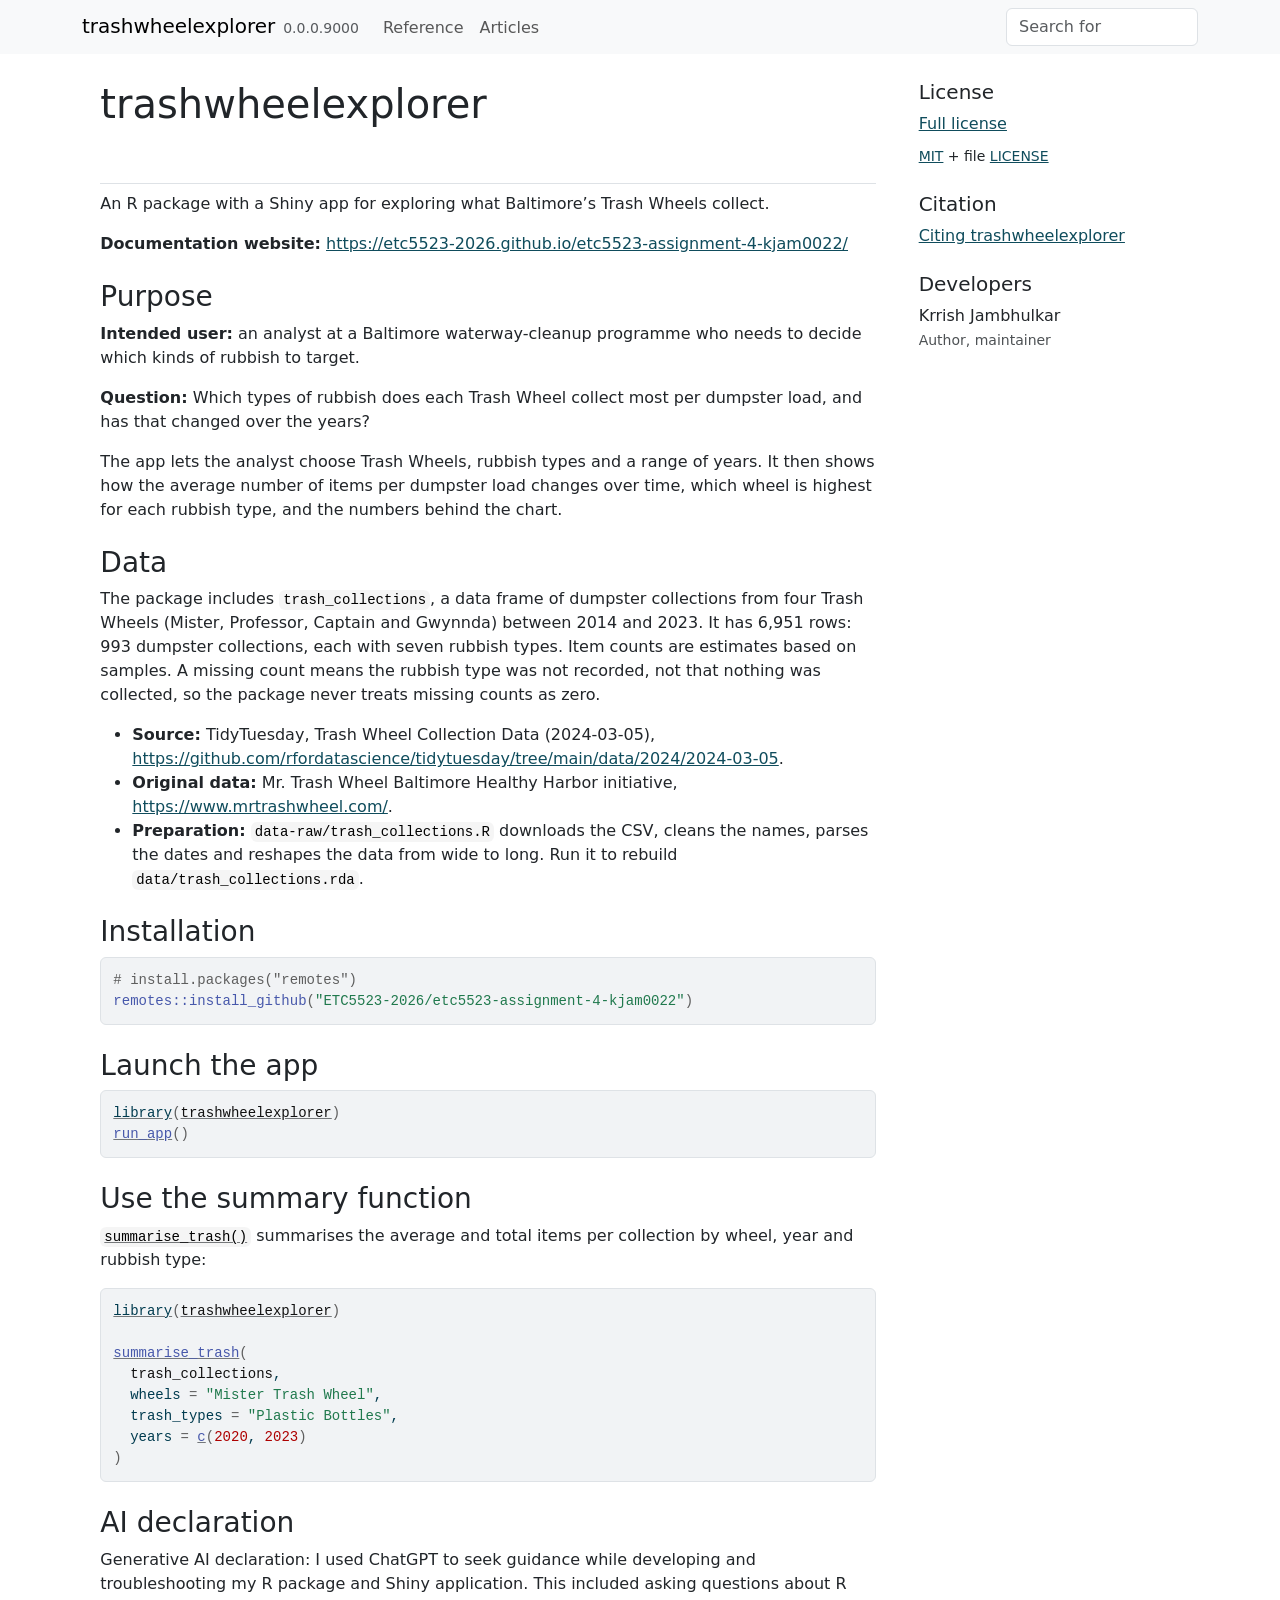
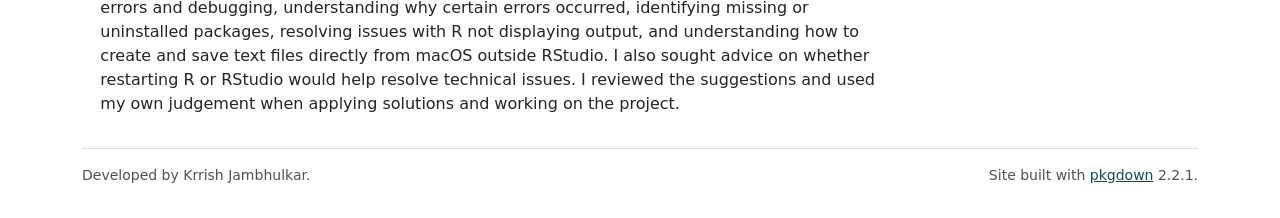
<file: index.html>
<!DOCTYPE html>
<!-- Generated by pkgdown: do not edit by hand --><html lang="en">
<head>
<meta charset="UTF-8">
<meta http-equiv="X-UA-Compatible" content="IE=edge">
<meta name="viewport" content="width=device-width, initial-scale=1, shrink-to-fit=no">
<title>Explore What Baltimore's Trash Wheels Collect • trashwheelexplorer</title>
<script src="deps/jquery-3.6.0/jquery-3.6.0.min.js"></script><meta name="viewport" content="width=device-width, initial-scale=1, shrink-to-fit=no">
<link href="deps/bootstrap-5.3.8/bootstrap.min.css" rel="stylesheet">
<script src="deps/bootstrap-5.3.8/bootstrap.bundle.min.js"></script><link href="deps/font-awesome-6.5.2/css/all.min.css" rel="stylesheet">
<link href="deps/font-awesome-6.5.2/css/v4-shims.min.css" rel="stylesheet">
<script src="deps/headroom-0.11.0/headroom.min.js"></script><script src="deps/headroom-0.11.0/jQuery.headroom.min.js"></script><script src="deps/bootstrap-toc-1.0.1/bootstrap-toc.min.js"></script><script src="deps/clipboard.js-2.0.11/clipboard.min.js"></script><script src="deps/search-1.0.0/autocomplete.jquery.min.js"></script><script src="deps/search-1.0.0/fuse.min.js"></script><script src="deps/search-1.0.0/mark.min.js"></script><!-- pkgdown --><script src="pkgdown.js"></script><meta property="og:title" content="Explore What Baltimore's Trash Wheels Collect">
<meta name="description" content="Provides a tidy dataset of dumpster collections from Baltimore's Trash Wheels, a function that summarises estimated rubbish counts by wheel and year, and a Shiny app for exploring what each wheel collects over time.">
<meta property="og:description" content="Provides a tidy dataset of dumpster collections from Baltimore's Trash Wheels, a function that summarises estimated rubbish counts by wheel and year, and a Shiny app for exploring what each wheel collects over time.">
</head>
<body>
    <a href="#main" class="visually-hidden-focusable">Skip to contents</a>


    <nav class="navbar navbar-expand-lg fixed-top bg-light" data-bs-theme="light" aria-label="Site navigation"><div class="container">

    <a class="navbar-brand me-2" href="index.html">trashwheelexplorer</a>

    <small class="nav-text text-muted me-auto" data-bs-toggle="tooltip" data-bs-placement="bottom" title="">0.0.0.9000</small>


    <button class="navbar-toggler" type="button" data-bs-toggle="collapse" data-bs-target="#navbar" aria-controls="navbar" aria-expanded="false" aria-label="Toggle navigation">
      <span class="navbar-toggler-icon"></span>
    </button>

    <div id="navbar" class="collapse navbar-collapse ms-3">
      <ul class="navbar-nav me-auto">
<li class="nav-item"><a class="nav-link" href="reference/index.html">Reference</a></li>
<li class="nav-item"><a class="nav-link" href="articles/index.html">Articles</a></li>
      </ul>
<ul class="navbar-nav">
<li class="nav-item"><form class="form-inline" role="search">
 <input class="form-control" type="search" name="search-input" id="search-input" autocomplete="off" aria-label="Search site" placeholder="Search for" data-search-index="search.json">
</form></li>
      </ul>
</div>


  </div>
</nav><div class="container template-home">
<div class="row">
  <main id="main" class="col-md-9"><div class="section level1">
<div class="page-header"><h1 id="trashwheelexplorer">trashwheelexplorer<a class="anchor" aria-label="anchor" href="#trashwheelexplorer"></a>
</h1></div>
<p>An R package with a Shiny app for exploring what Baltimore’s Trash Wheels collect.</p>
<p><strong>Documentation website:</strong> <a href="https://etc5523-2026.github.io/etc5523-assignment-4-kjam0022/" class="uri">https://etc5523-2026.github.io/etc5523-assignment-4-kjam0022/</a></p>
<div class="section level2">
<h2 id="purpose">Purpose<a class="anchor" aria-label="anchor" href="#purpose"></a>
</h2>
<p><strong>Intended user:</strong> an analyst at a Baltimore waterway-cleanup programme who needs to decide which kinds of rubbish to target.</p>
<p><strong>Question:</strong> Which types of rubbish does each Trash Wheel collect most per dumpster load, and has that changed over the years?</p>
<p>The app lets the analyst choose Trash Wheels, rubbish types and a range of years. It then shows how the average number of items per dumpster load changes over time, which wheel is highest for each rubbish type, and the numbers behind the chart.</p>
</div>
<div class="section level2">
<h2 id="data">Data<a class="anchor" aria-label="anchor" href="#data"></a>
</h2>
<p>The package includes <code>trash_collections</code>, a data frame of dumpster collections from four Trash Wheels (Mister, Professor, Captain and Gwynnda) between 2014 and 2023. It has 6,951 rows: 993 dumpster collections, each with seven rubbish types. Item counts are estimates based on samples. A missing count means the rubbish type was not recorded, not that nothing was collected, so the package never treats missing counts as zero.</p>
<ul>
<li>
<strong>Source:</strong> TidyTuesday, Trash Wheel Collection Data (2024-03-05), <a href="https://github.com/rfordatascience/tidytuesday/tree/main/data/2024/2024-03-05" class="external-link uri">https://github.com/rfordatascience/tidytuesday/tree/main/data/2024/2024-03-05</a>.</li>
<li>
<strong>Original data:</strong> Mr. Trash Wheel Baltimore Healthy Harbor initiative, <a href="https://www.mrtrashwheel.com/" class="external-link uri">https://www.mrtrashwheel.com/</a>.</li>
<li>
<strong>Preparation:</strong> <code>data-raw/trash_collections.R</code> downloads the CSV, cleans the names, parses the dates and reshapes the data from wide to long. Run it to rebuild <code>data/trash_collections.rda</code>.</li>
</ul>
</div>
<div class="section level2">
<h2 id="installation">Installation<a class="anchor" aria-label="anchor" href="#installation"></a>
</h2>
<div class="sourceCode" id="cb1"><pre class="downlit sourceCode r">
<code class="sourceCode R"><span><span class="co"># install.packages("remotes")</span></span>
<span><span class="fu">remotes</span><span class="fu">::</span><span class="fu">install_github</span><span class="op">(</span><span class="st">"ETC5523-2026/etc5523-assignment-4-kjam0022"</span><span class="op">)</span></span></code></pre></div>
</div>
<div class="section level2">
<h2 id="launch-the-app">Launch the app<a class="anchor" aria-label="anchor" href="#launch-the-app"></a>
</h2>
<div class="sourceCode" id="cb2"><pre class="downlit sourceCode r">
<code class="sourceCode R"><span><span class="kw"><a href="https://rdrr.io/r/base/library.html" class="external-link">library</a></span><span class="op">(</span><span class="va"><a href="https://etc5523-2026.github.io/etc5523-assignment-4-kjam0022/">trashwheelexplorer</a></span><span class="op">)</span></span>
<span><span class="fu"><a href="reference/run_app.html">run_app</a></span><span class="op">(</span><span class="op">)</span></span></code></pre></div>
</div>
<div class="section level2">
<h2 id="use-the-summary-function">Use the summary function<a class="anchor" aria-label="anchor" href="#use-the-summary-function"></a>
</h2>
<p><code><a href="reference/summarise_trash.html">summarise_trash()</a></code> summarises the average and total items per collection by wheel, year and rubbish type:</p>
<div class="sourceCode" id="cb3"><pre class="downlit sourceCode r">
<code class="sourceCode R"><span><span class="kw"><a href="https://rdrr.io/r/base/library.html" class="external-link">library</a></span><span class="op">(</span><span class="va"><a href="https://etc5523-2026.github.io/etc5523-assignment-4-kjam0022/">trashwheelexplorer</a></span><span class="op">)</span></span>
<span></span>
<span><span class="fu"><a href="reference/summarise_trash.html">summarise_trash</a></span><span class="op">(</span></span>
<span>  <span class="va">trash_collections</span>,</span>
<span>  wheels <span class="op">=</span> <span class="st">"Mister Trash Wheel"</span>,</span>
<span>  trash_types <span class="op">=</span> <span class="st">"Plastic Bottles"</span>,</span>
<span>  years <span class="op">=</span> <span class="fu"><a href="https://rdrr.io/r/base/c.html" class="external-link">c</a></span><span class="op">(</span><span class="fl">2020</span>, <span class="fl">2023</span><span class="op">)</span></span>
<span><span class="op">)</span></span></code></pre></div>
</div>
<div class="section level2">
<h2 id="ai-declaration">AI declaration<a class="anchor" aria-label="anchor" href="#ai-declaration"></a>
</h2>
<p>Generative AI declaration: I used ChatGPT to seek guidance while developing and troubleshooting my R package and Shiny application. This included asking questions about R errors and debugging, understanding why certain errors occurred, identifying missing or uninstalled packages, resolving issues with R not displaying output, and understanding how to create and save text files directly from macOS outside RStudio. I also sought advice on whether restarting R or RStudio would help resolve technical issues. I reviewed the suggestions and used my own judgement when applying solutions and working on the project.</p>
</div>
</div>
  </main><aside class="col-md-3"><div class="license">
<h2 data-toc-skip>License</h2>
<ul class="list-unstyled">
<li><a href="LICENSE.html">Full license</a></li>
<li><small><a href="https://opensource.org/licenses/mit-license.php" class="external-link">MIT</a> + file <a href="LICENSE-text.html">LICENSE</a></small></li>
</ul>
</div>


<div class="citation">
<h2 data-toc-skip>Citation</h2>
<ul class="list-unstyled">
<li><a href="authors.html#citation">Citing trashwheelexplorer</a></li>
</ul>
</div>

<div class="developers">
<h2 data-toc-skip>Developers</h2>
<ul class="list-unstyled">
<li>Krrish Jambhulkar <br><small class="roles"> Author, maintainer </small>   </li>
</ul>
</div>



  </aside>
</div>


    <footer><div class="pkgdown-footer-left">
  <p>Developed by Krrish Jambhulkar.</p>
</div>

<div class="pkgdown-footer-right">
  <p>Site built with <a href="https://pkgdown.r-lib.org/" class="external-link">pkgdown</a> 2.2.1.</p>
</div>

    </footer>
</div>





  </body>
</html>
</file>
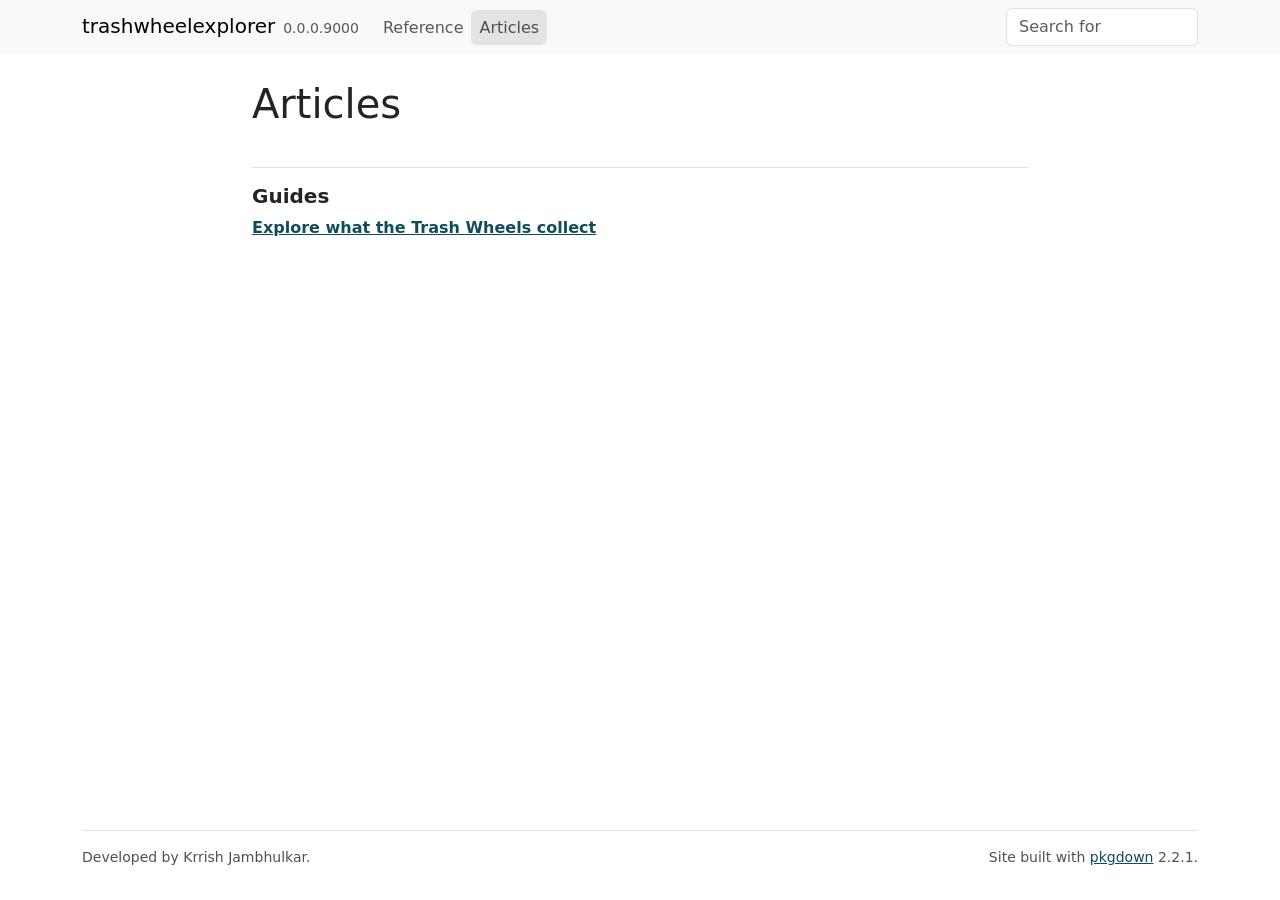
<file: articles/index.html>
<!DOCTYPE html>
<!-- Generated by pkgdown: do not edit by hand --><html lang="en"><head><meta charset="UTF-8"><meta http-equiv="X-UA-Compatible" content="IE=edge"><meta name="viewport" content="width=device-width, initial-scale=1, shrink-to-fit=no"><title>Articles • trashwheelexplorer</title><script src="../deps/jquery-3.6.0/jquery-3.6.0.min.js"></script><meta name="viewport" content="width=device-width, initial-scale=1, shrink-to-fit=no"><link href="../deps/bootstrap-5.3.8/bootstrap.min.css" rel="stylesheet"><script src="../deps/bootstrap-5.3.8/bootstrap.bundle.min.js"></script><link href="../deps/font-awesome-6.5.2/css/all.min.css" rel="stylesheet"><link href="../deps/font-awesome-6.5.2/css/v4-shims.min.css" rel="stylesheet"><script src="../deps/headroom-0.11.0/headroom.min.js"></script><script src="../deps/headroom-0.11.0/jQuery.headroom.min.js"></script><script src="../deps/bootstrap-toc-1.0.1/bootstrap-toc.min.js"></script><script src="../deps/clipboard.js-2.0.11/clipboard.min.js"></script><script src="../deps/search-1.0.0/autocomplete.jquery.min.js"></script><script src="../deps/search-1.0.0/fuse.min.js"></script><script src="../deps/search-1.0.0/mark.min.js"></script><!-- pkgdown --><script src="../pkgdown.js"></script><meta property="og:title" content="Articles"></head><body>
    <a href="#main" class="visually-hidden-focusable">Skip to contents</a>


    <nav class="navbar navbar-expand-lg fixed-top bg-light" data-bs-theme="light" aria-label="Site navigation"><div class="container">

    <a class="navbar-brand me-2" href="../index.html">trashwheelexplorer</a>

    <small class="nav-text text-muted me-auto" data-bs-toggle="tooltip" data-bs-placement="bottom" title="">0.0.0.9000</small>


    <button class="navbar-toggler" type="button" data-bs-toggle="collapse" data-bs-target="#navbar" aria-controls="navbar" aria-expanded="false" aria-label="Toggle navigation">
      <span class="navbar-toggler-icon"></span>
    </button>

    <div id="navbar" class="collapse navbar-collapse ms-3">
      <ul class="navbar-nav me-auto"><li class="nav-item"><a class="nav-link" href="../reference/index.html">Reference</a></li>
<li class="active nav-item"><a class="nav-link" href="../articles/index.html">Articles</a></li>
      </ul><ul class="navbar-nav"><li class="nav-item"><form class="form-inline" role="search">
 <input class="form-control" type="search" name="search-input" id="search-input" autocomplete="off" aria-label="Search site" placeholder="Search for" data-search-index="../search.json"></form></li>
      </ul></div>


  </div>
</nav><div class="container template-article-index">
<div class="row">
  <main id="main" class="col-md-9"><div class="page-header">

      <h1>Articles</h1>
    </div>

    <div class="section ">
      <h3>Guides</h3>
      <div class="section-desc"></div>

      <dl><dt><a href="explore-trash-wheels.html">Explore what the Trash Wheels collect</a></dt>
        <dd>
      </dd></dl></div>
  </main></div>


    <footer><div class="pkgdown-footer-left">
  <p>Developed by Krrish Jambhulkar.</p>
</div>

<div class="pkgdown-footer-right">
  <p>Site built with <a href="https://pkgdown.r-lib.org/" class="external-link">pkgdown</a> 2.2.1.</p>
</div>

    </footer></div>





  </body></html>
</file>
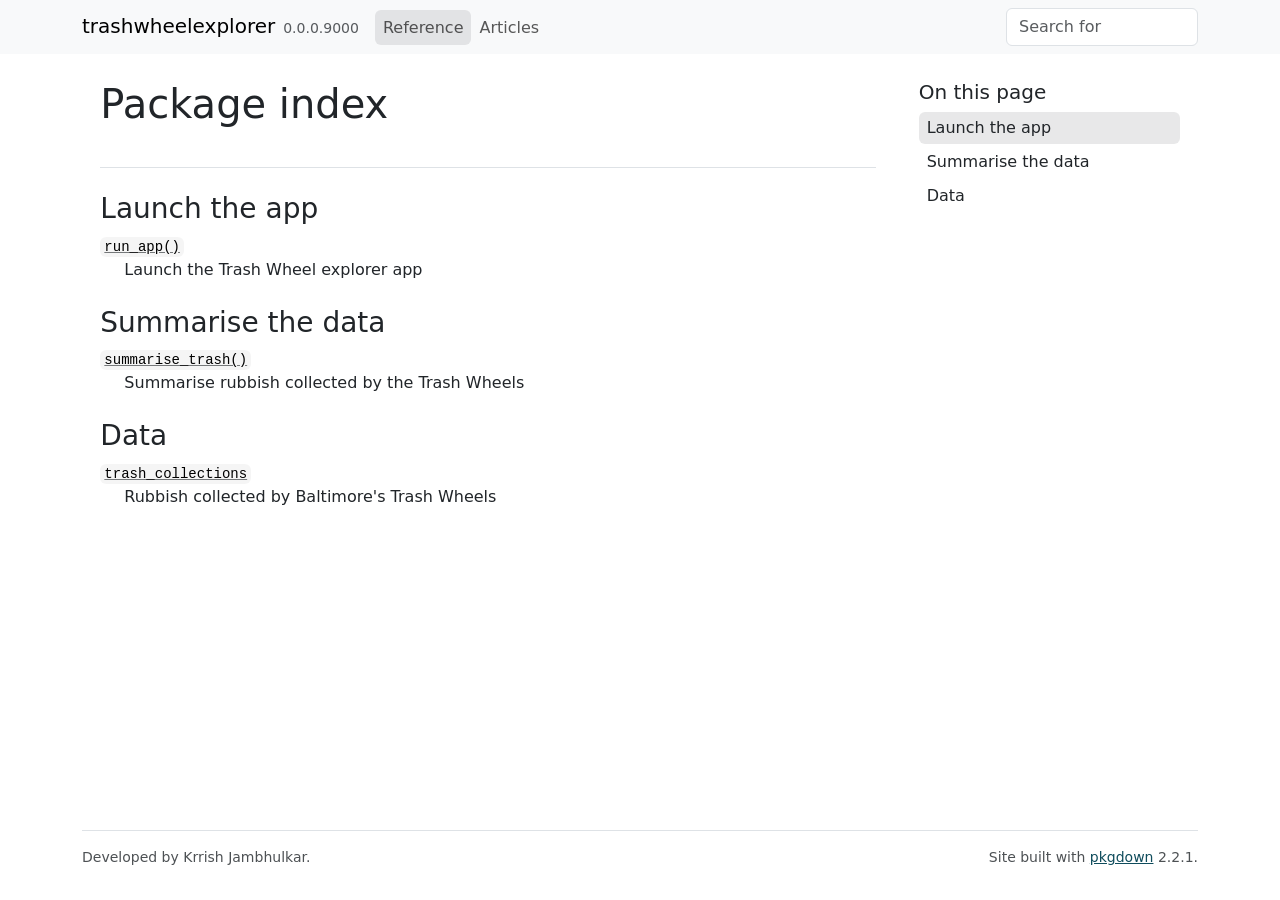
<file: reference/index.html>
<!DOCTYPE html>
<!-- Generated by pkgdown: do not edit by hand --><html lang="en"><head><meta charset="UTF-8"><meta http-equiv="X-UA-Compatible" content="IE=edge"><meta name="viewport" content="width=device-width, initial-scale=1, shrink-to-fit=no"><title>Package index • trashwheelexplorer</title><script src="../deps/jquery-3.6.0/jquery-3.6.0.min.js"></script><meta name="viewport" content="width=device-width, initial-scale=1, shrink-to-fit=no"><link href="../deps/bootstrap-5.3.8/bootstrap.min.css" rel="stylesheet"><script src="../deps/bootstrap-5.3.8/bootstrap.bundle.min.js"></script><link href="../deps/font-awesome-6.5.2/css/all.min.css" rel="stylesheet"><link href="../deps/font-awesome-6.5.2/css/v4-shims.min.css" rel="stylesheet"><script src="../deps/headroom-0.11.0/headroom.min.js"></script><script src="../deps/headroom-0.11.0/jQuery.headroom.min.js"></script><script src="../deps/bootstrap-toc-1.0.1/bootstrap-toc.min.js"></script><script src="../deps/clipboard.js-2.0.11/clipboard.min.js"></script><script src="../deps/search-1.0.0/autocomplete.jquery.min.js"></script><script src="../deps/search-1.0.0/fuse.min.js"></script><script src="../deps/search-1.0.0/mark.min.js"></script><!-- pkgdown --><script src="../pkgdown.js"></script><meta property="og:title" content="Package index"></head><body>
    <a href="#main" class="visually-hidden-focusable">Skip to contents</a>


    <nav class="navbar navbar-expand-lg fixed-top bg-light" data-bs-theme="light" aria-label="Site navigation"><div class="container">

    <a class="navbar-brand me-2" href="../index.html">trashwheelexplorer</a>

    <small class="nav-text text-muted me-auto" data-bs-toggle="tooltip" data-bs-placement="bottom" title="">0.0.0.9000</small>


    <button class="navbar-toggler" type="button" data-bs-toggle="collapse" data-bs-target="#navbar" aria-controls="navbar" aria-expanded="false" aria-label="Toggle navigation">
      <span class="navbar-toggler-icon"></span>
    </button>

    <div id="navbar" class="collapse navbar-collapse ms-3">
      <ul class="navbar-nav me-auto"><li class="active nav-item"><a class="nav-link" href="../reference/index.html">Reference</a></li>
<li class="nav-item"><a class="nav-link" href="../articles/index.html">Articles</a></li>
      </ul><ul class="navbar-nav"><li class="nav-item"><form class="form-inline" role="search">
 <input class="form-control" type="search" name="search-input" id="search-input" autocomplete="off" aria-label="Search site" placeholder="Search for" data-search-index="../search.json"></form></li>
      </ul></div>


  </div>
</nav><div class="container template-reference-index">
<div class="row">
  <main id="main" class="col-md-9"><div class="page-header">

      <h1>Package index</h1>
    </div>

    <div class="section level2">
      <h2 id="launch-the-app">Launch the app<a class="anchor" aria-label="anchor" href="#launch-the-app"></a></h2>



      <dl></dl></div><div class="section level2">




      <dl><dt>

          <code><a href="run_app.html">run_app()</a></code>

        </dt>
        <dd>Launch the Trash Wheel explorer app</dd>
      </dl></div><div class="section level2">
      <h2 id="summarise-the-data">Summarise the data<a class="anchor" aria-label="anchor" href="#summarise-the-data"></a></h2>



      <dl></dl></div><div class="section level2">




      <dl><dt>

          <code><a href="summarise_trash.html">summarise_trash()</a></code>

        </dt>
        <dd>Summarise rubbish collected by the Trash Wheels</dd>
      </dl></div><div class="section level2">
      <h2 id="data">Data<a class="anchor" aria-label="anchor" href="#data"></a></h2>



      <dl></dl></div><div class="section level2">




      <dl><dt>

          <code><a href="trash_collections.html">trash_collections</a></code>

        </dt>
        <dd>Rubbish collected by Baltimore's Trash Wheels</dd>
      </dl></div>
  </main><aside class="col-md-3"><nav id="toc" aria-label="Table of contents"><h2>On this page</h2>
    </nav></aside></div>


    <footer><div class="pkgdown-footer-left">
  <p>Developed by Krrish Jambhulkar.</p>
</div>

<div class="pkgdown-footer-right">
  <p>Site built with <a href="https://pkgdown.r-lib.org/" class="external-link">pkgdown</a> 2.2.1.</p>
</div>

    </footer></div>





  </body></html>
</file>
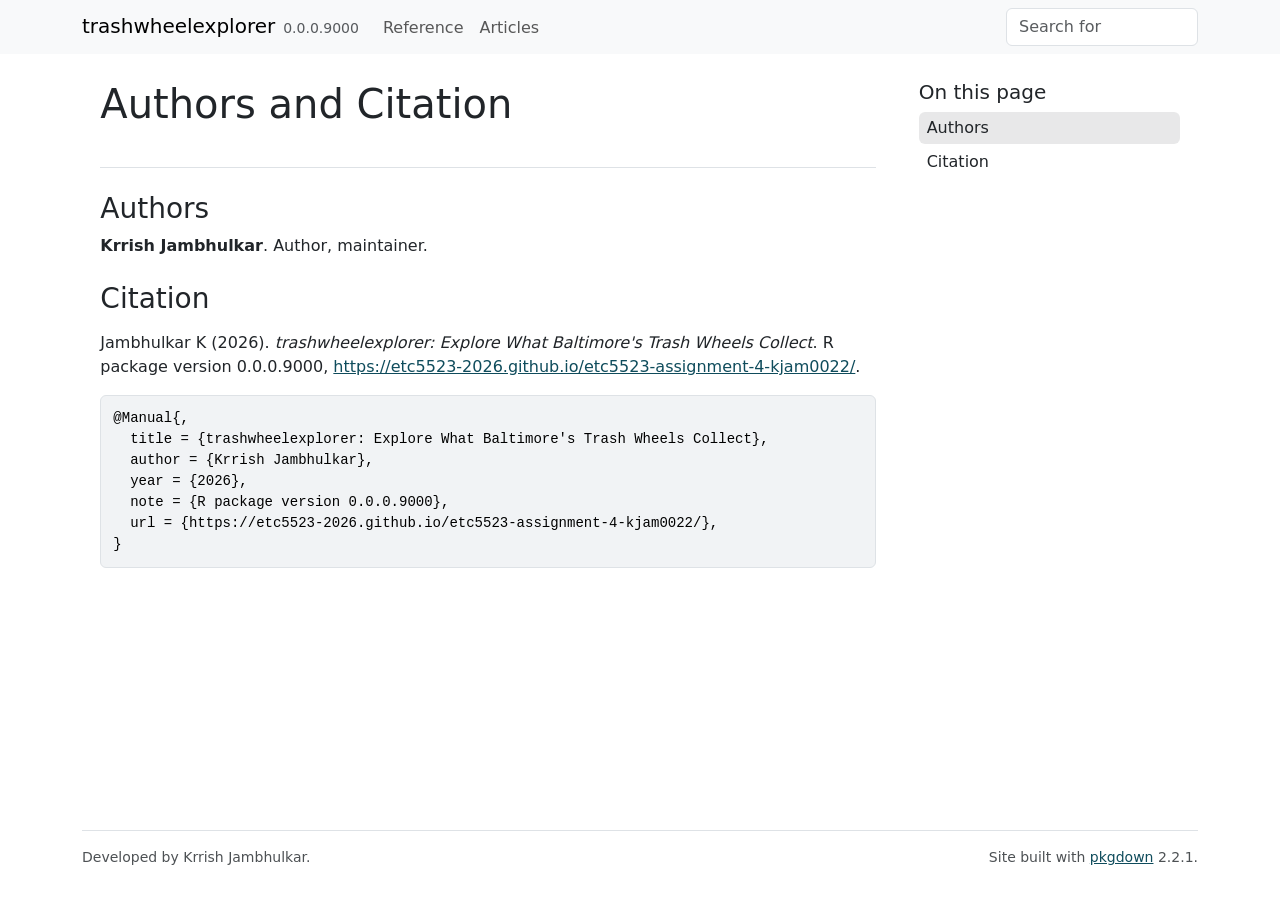
<file: authors.html>
<!DOCTYPE html>
<!-- Generated by pkgdown: do not edit by hand --><html lang="en"><head><meta charset="UTF-8"><meta http-equiv="X-UA-Compatible" content="IE=edge"><meta name="viewport" content="width=device-width, initial-scale=1, shrink-to-fit=no"><title>Authors and Citation • trashwheelexplorer</title><script src="deps/jquery-3.6.0/jquery-3.6.0.min.js"></script><meta name="viewport" content="width=device-width, initial-scale=1, shrink-to-fit=no"><link href="deps/bootstrap-5.3.8/bootstrap.min.css" rel="stylesheet"><script src="deps/bootstrap-5.3.8/bootstrap.bundle.min.js"></script><link href="deps/font-awesome-6.5.2/css/all.min.css" rel="stylesheet"><link href="deps/font-awesome-6.5.2/css/v4-shims.min.css" rel="stylesheet"><script src="deps/headroom-0.11.0/headroom.min.js"></script><script src="deps/headroom-0.11.0/jQuery.headroom.min.js"></script><script src="deps/bootstrap-toc-1.0.1/bootstrap-toc.min.js"></script><script src="deps/clipboard.js-2.0.11/clipboard.min.js"></script><script src="deps/search-1.0.0/autocomplete.jquery.min.js"></script><script src="deps/search-1.0.0/fuse.min.js"></script><script src="deps/search-1.0.0/mark.min.js"></script><!-- pkgdown --><script src="pkgdown.js"></script><meta property="og:title" content="Authors and Citation"></head><body>
    <a href="#main" class="visually-hidden-focusable">Skip to contents</a>


    <nav class="navbar navbar-expand-lg fixed-top bg-light" data-bs-theme="light" aria-label="Site navigation"><div class="container">

    <a class="navbar-brand me-2" href="index.html">trashwheelexplorer</a>

    <small class="nav-text text-muted me-auto" data-bs-toggle="tooltip" data-bs-placement="bottom" title="">0.0.0.9000</small>


    <button class="navbar-toggler" type="button" data-bs-toggle="collapse" data-bs-target="#navbar" aria-controls="navbar" aria-expanded="false" aria-label="Toggle navigation">
      <span class="navbar-toggler-icon"></span>
    </button>

    <div id="navbar" class="collapse navbar-collapse ms-3">
      <ul class="navbar-nav me-auto"><li class="nav-item"><a class="nav-link" href="reference/index.html">Reference</a></li>
<li class="nav-item"><a class="nav-link" href="articles/index.html">Articles</a></li>
      </ul><ul class="navbar-nav"><li class="nav-item"><form class="form-inline" role="search">
 <input class="form-control" type="search" name="search-input" id="search-input" autocomplete="off" aria-label="Search site" placeholder="Search for" data-search-index="search.json"></form></li>
      </ul></div>


  </div>
</nav><div class="container template-citation-authors">
<div class="row">
  <main id="main" class="col-md-9"><div class="page-header">

      <h1>Authors and Citation</h1>
    </div>

    <div class="section level2">
      <h2>Authors</h2>

      <ul class="list-unstyled"><li>
          <p><strong>Krrish Jambhulkar</strong>. Author, maintainer.
          </p>
        </li>
      </ul></div>

    <div class="section level2">
      <h2 id="citation">Citation</h2>
      <p></p>

      <p>Jambhulkar K (2026).
<em>trashwheelexplorer: Explore What Baltimore's Trash Wheels Collect</em>.
R package version 0.0.0.9000, <a href="https://etc5523-2026.github.io/etc5523-assignment-4-kjam0022/">https://etc5523-2026.github.io/etc5523-assignment-4-kjam0022/</a>.
</p>
      <pre>@Manual{,
  title = {trashwheelexplorer: Explore What Baltimore's Trash Wheels Collect},
  author = {Krrish Jambhulkar},
  year = {2026},
  note = {R package version 0.0.0.9000},
  url = {https://etc5523-2026.github.io/etc5523-assignment-4-kjam0022/},
}</pre>
    </div>

  </main><aside class="col-md-3"><nav id="toc" aria-label="Table of contents"><h2>On this page</h2>
    </nav></aside></div>


    <footer><div class="pkgdown-footer-left">
  <p>Developed by Krrish Jambhulkar.</p>
</div>

<div class="pkgdown-footer-right">
  <p>Site built with <a href="https://pkgdown.r-lib.org/" class="external-link">pkgdown</a> 2.2.1.</p>
</div>

    </footer></div>





  </body></html>
</file>
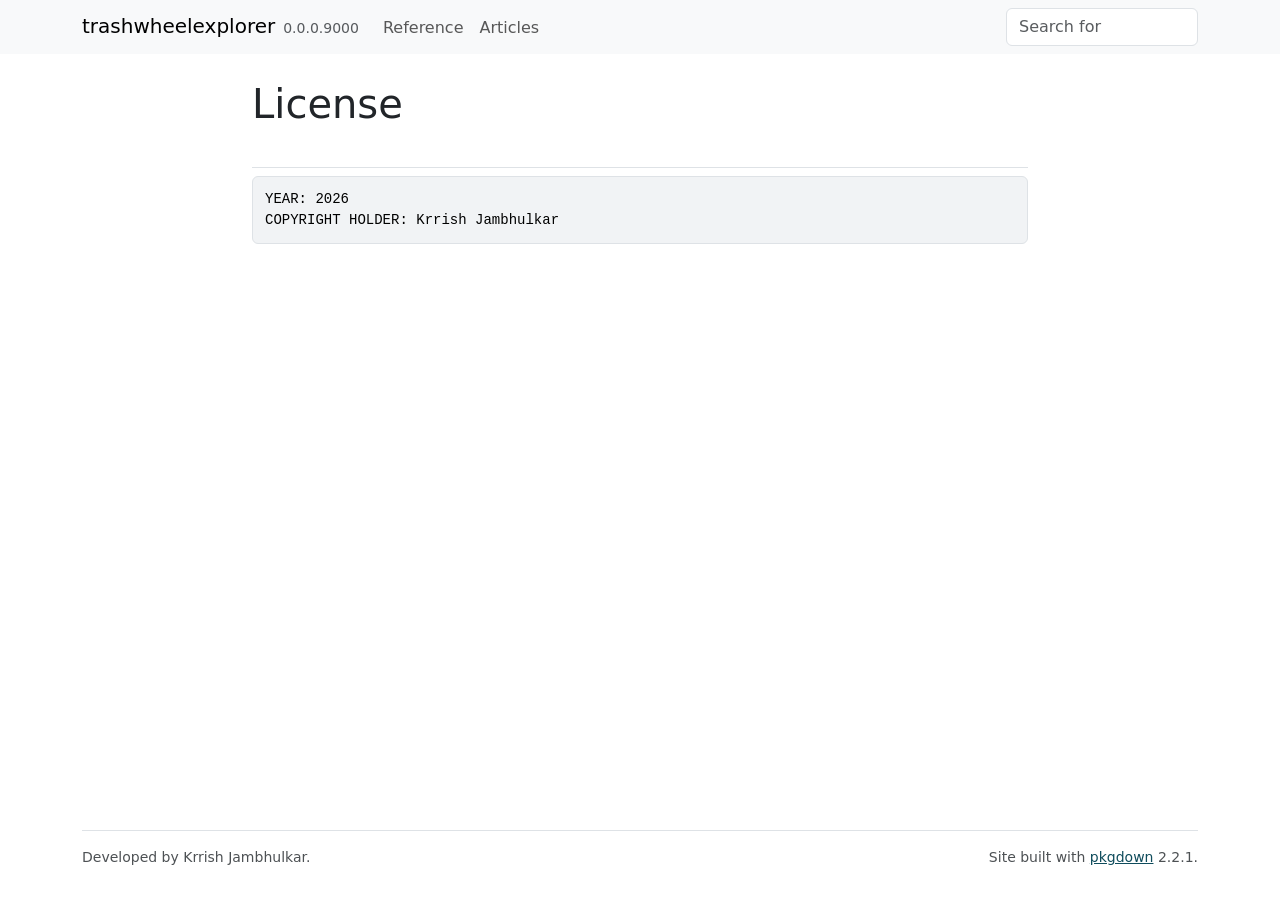
<file: LICENSE-text.html>
<!DOCTYPE html>
<!-- Generated by pkgdown: do not edit by hand --><html lang="en"><head><meta charset="UTF-8"><meta http-equiv="X-UA-Compatible" content="IE=edge"><meta name="viewport" content="width=device-width, initial-scale=1, shrink-to-fit=no"><title>License • trashwheelexplorer</title><script src="deps/jquery-3.6.0/jquery-3.6.0.min.js"></script><meta name="viewport" content="width=device-width, initial-scale=1, shrink-to-fit=no"><link href="deps/bootstrap-5.3.8/bootstrap.min.css" rel="stylesheet"><script src="deps/bootstrap-5.3.8/bootstrap.bundle.min.js"></script><link href="deps/font-awesome-6.5.2/css/all.min.css" rel="stylesheet"><link href="deps/font-awesome-6.5.2/css/v4-shims.min.css" rel="stylesheet"><script src="deps/headroom-0.11.0/headroom.min.js"></script><script src="deps/headroom-0.11.0/jQuery.headroom.min.js"></script><script src="deps/bootstrap-toc-1.0.1/bootstrap-toc.min.js"></script><script src="deps/clipboard.js-2.0.11/clipboard.min.js"></script><script src="deps/search-1.0.0/autocomplete.jquery.min.js"></script><script src="deps/search-1.0.0/fuse.min.js"></script><script src="deps/search-1.0.0/mark.min.js"></script><!-- pkgdown --><script src="pkgdown.js"></script><meta property="og:title" content="License"></head><body>
    <a href="#main" class="visually-hidden-focusable">Skip to contents</a>


    <nav class="navbar navbar-expand-lg fixed-top bg-light" data-bs-theme="light" aria-label="Site navigation"><div class="container">

    <a class="navbar-brand me-2" href="index.html">trashwheelexplorer</a>

    <small class="nav-text text-muted me-auto" data-bs-toggle="tooltip" data-bs-placement="bottom" title="">0.0.0.9000</small>


    <button class="navbar-toggler" type="button" data-bs-toggle="collapse" data-bs-target="#navbar" aria-controls="navbar" aria-expanded="false" aria-label="Toggle navigation">
      <span class="navbar-toggler-icon"></span>
    </button>

    <div id="navbar" class="collapse navbar-collapse ms-3">
      <ul class="navbar-nav me-auto"><li class="nav-item"><a class="nav-link" href="reference/index.html">Reference</a></li>
<li class="nav-item"><a class="nav-link" href="articles/index.html">Articles</a></li>
      </ul><ul class="navbar-nav"><li class="nav-item"><form class="form-inline" role="search">
 <input class="form-control" type="search" name="search-input" id="search-input" autocomplete="off" aria-label="Search site" placeholder="Search for" data-search-index="search.json"></form></li>
      </ul></div>


  </div>
</nav><div class="container template-title-body">
<div class="row">
  <main id="main" class="col-md-9"><div class="page-header">

      <h1>License</h1>

    </div>

<pre>YEAR: 2026
COPYRIGHT HOLDER: Krrish Jambhulkar
</pre>

  </main></div>


    <footer><div class="pkgdown-footer-left">
  <p>Developed by Krrish Jambhulkar.</p>
</div>

<div class="pkgdown-footer-right">
  <p>Site built with <a href="https://pkgdown.r-lib.org/" class="external-link">pkgdown</a> 2.2.1.</p>
</div>

    </footer></div>





  </body></html>
</file>
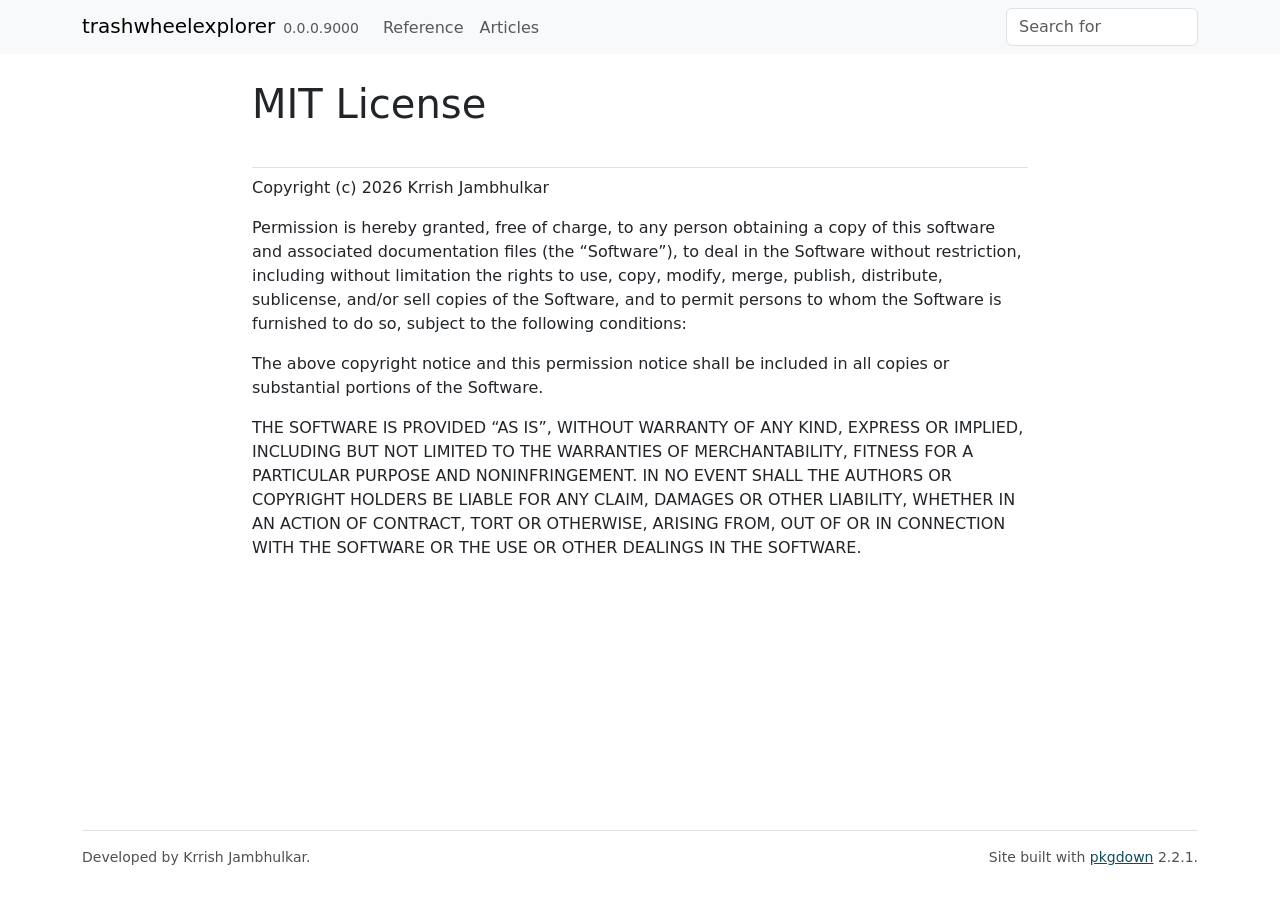
<file: LICENSE.html>
<!DOCTYPE html>
<!-- Generated by pkgdown: do not edit by hand --><html lang="en"><head><meta charset="UTF-8"><meta http-equiv="X-UA-Compatible" content="IE=edge"><meta name="viewport" content="width=device-width, initial-scale=1, shrink-to-fit=no"><title>MIT License • trashwheelexplorer</title><script src="deps/jquery-3.6.0/jquery-3.6.0.min.js"></script><meta name="viewport" content="width=device-width, initial-scale=1, shrink-to-fit=no"><link href="deps/bootstrap-5.3.8/bootstrap.min.css" rel="stylesheet"><script src="deps/bootstrap-5.3.8/bootstrap.bundle.min.js"></script><link href="deps/font-awesome-6.5.2/css/all.min.css" rel="stylesheet"><link href="deps/font-awesome-6.5.2/css/v4-shims.min.css" rel="stylesheet"><script src="deps/headroom-0.11.0/headroom.min.js"></script><script src="deps/headroom-0.11.0/jQuery.headroom.min.js"></script><script src="deps/bootstrap-toc-1.0.1/bootstrap-toc.min.js"></script><script src="deps/clipboard.js-2.0.11/clipboard.min.js"></script><script src="deps/search-1.0.0/autocomplete.jquery.min.js"></script><script src="deps/search-1.0.0/fuse.min.js"></script><script src="deps/search-1.0.0/mark.min.js"></script><!-- pkgdown --><script src="pkgdown.js"></script><meta property="og:title" content="MIT License"></head><body>
    <a href="#main" class="visually-hidden-focusable">Skip to contents</a>


    <nav class="navbar navbar-expand-lg fixed-top bg-light" data-bs-theme="light" aria-label="Site navigation"><div class="container">

    <a class="navbar-brand me-2" href="index.html">trashwheelexplorer</a>

    <small class="nav-text text-muted me-auto" data-bs-toggle="tooltip" data-bs-placement="bottom" title="">0.0.0.9000</small>


    <button class="navbar-toggler" type="button" data-bs-toggle="collapse" data-bs-target="#navbar" aria-controls="navbar" aria-expanded="false" aria-label="Toggle navigation">
      <span class="navbar-toggler-icon"></span>
    </button>

    <div id="navbar" class="collapse navbar-collapse ms-3">
      <ul class="navbar-nav me-auto"><li class="nav-item"><a class="nav-link" href="reference/index.html">Reference</a></li>
<li class="nav-item"><a class="nav-link" href="articles/index.html">Articles</a></li>
      </ul><ul class="navbar-nav"><li class="nav-item"><form class="form-inline" role="search">
 <input class="form-control" type="search" name="search-input" id="search-input" autocomplete="off" aria-label="Search site" placeholder="Search for" data-search-index="search.json"></form></li>
      </ul></div>


  </div>
</nav><div class="container template-title-body">
<div class="row">
  <main id="main" class="col-md-9"><div class="page-header">

      <h1>MIT License</h1>

    </div>

<div id="mit-license" class="section level1">

<p>Copyright (c) 2026 Krrish Jambhulkar</p>
<p>Permission is hereby granted, free of charge, to any person obtaining a copy of this software and associated documentation files (the “Software”), to deal in the Software without restriction, including without limitation the rights to use, copy, modify, merge, publish, distribute, sublicense, and/or sell copies of the Software, and to permit persons to whom the Software is furnished to do so, subject to the following conditions:</p>
<p>The above copyright notice and this permission notice shall be included in all copies or substantial portions of the Software.</p>
<p>THE SOFTWARE IS PROVIDED “AS IS”, WITHOUT WARRANTY OF ANY KIND, EXPRESS OR IMPLIED, INCLUDING BUT NOT LIMITED TO THE WARRANTIES OF MERCHANTABILITY, FITNESS FOR A PARTICULAR PURPOSE AND NONINFRINGEMENT. IN NO EVENT SHALL THE AUTHORS OR COPYRIGHT HOLDERS BE LIABLE FOR ANY CLAIM, DAMAGES OR OTHER LIABILITY, WHETHER IN AN ACTION OF CONTRACT, TORT OR OTHERWISE, ARISING FROM, OUT OF OR IN CONNECTION WITH THE SOFTWARE OR THE USE OR OTHER DEALINGS IN THE SOFTWARE.</p>
</div>

  </main></div>


    <footer><div class="pkgdown-footer-left">
  <p>Developed by Krrish Jambhulkar.</p>
</div>

<div class="pkgdown-footer-right">
  <p>Site built with <a href="https://pkgdown.r-lib.org/" class="external-link">pkgdown</a> 2.2.1.</p>
</div>

    </footer></div>





  </body></html>
</file>
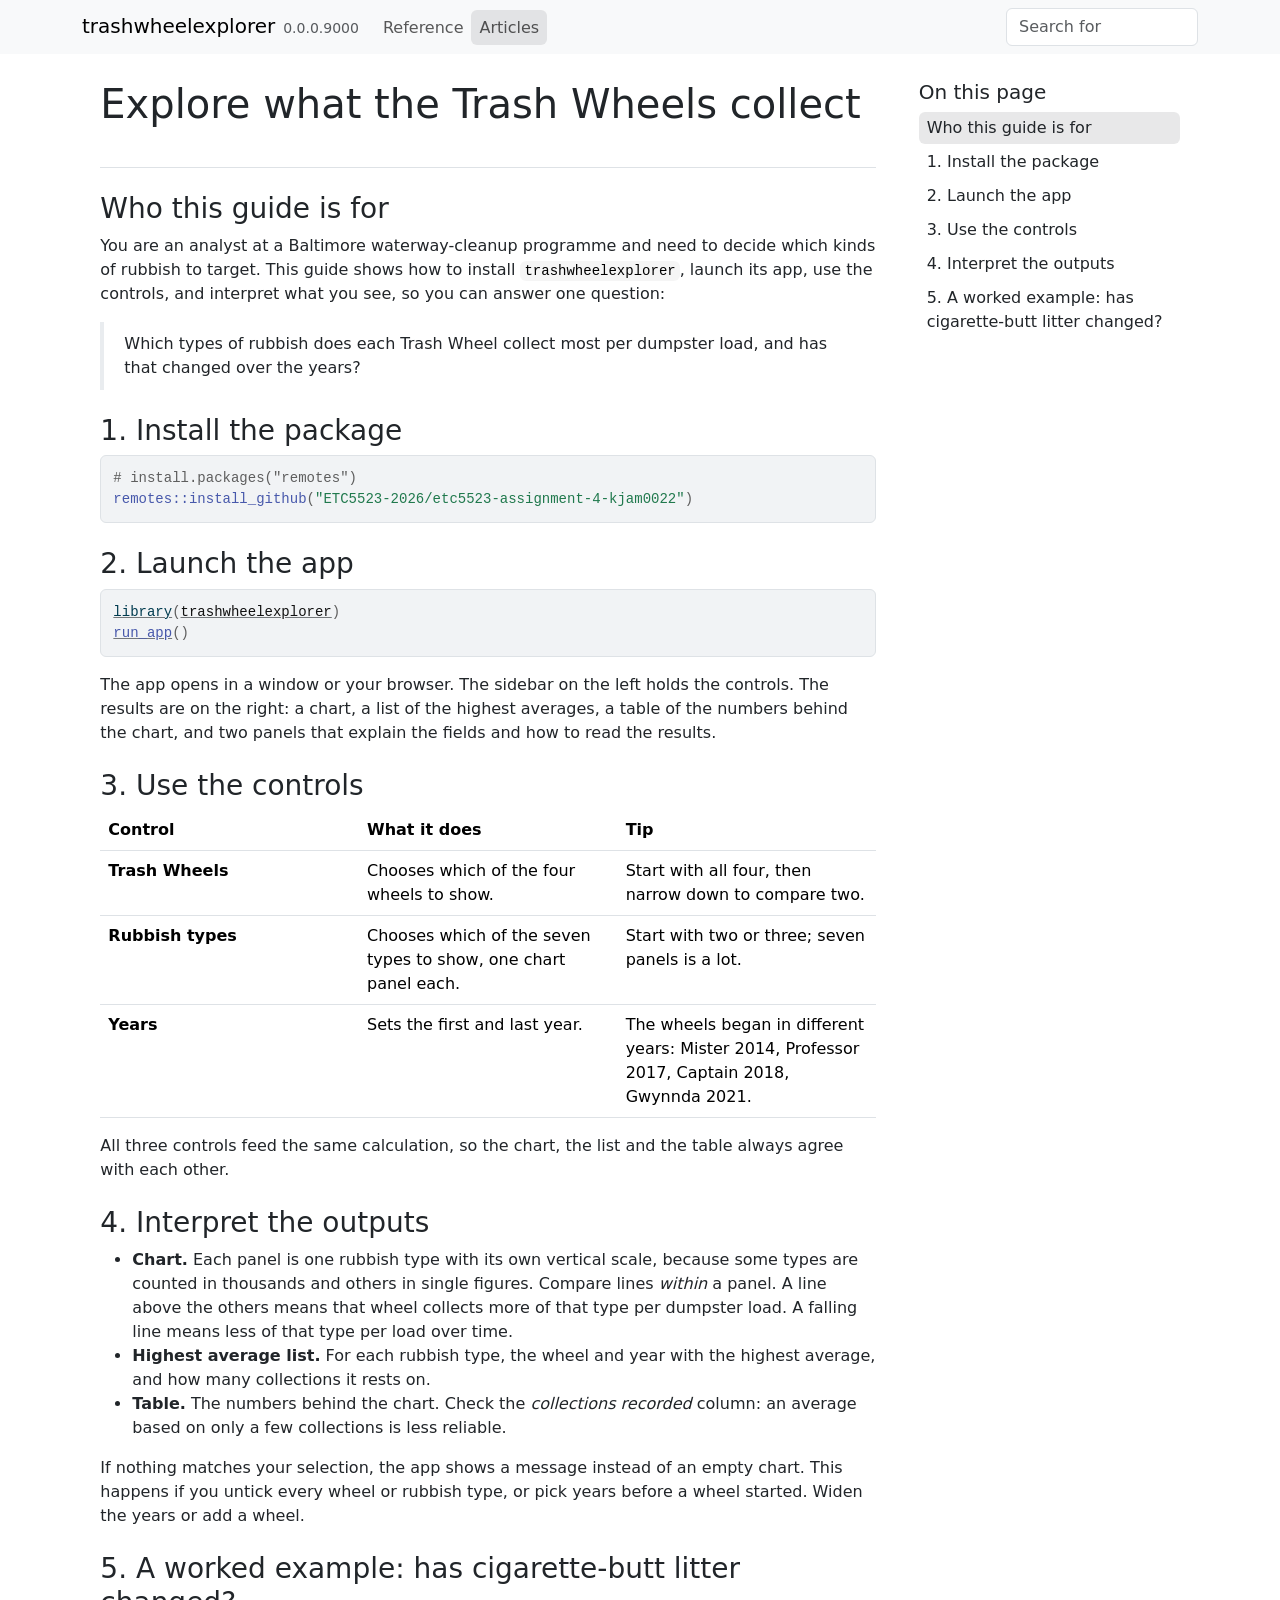
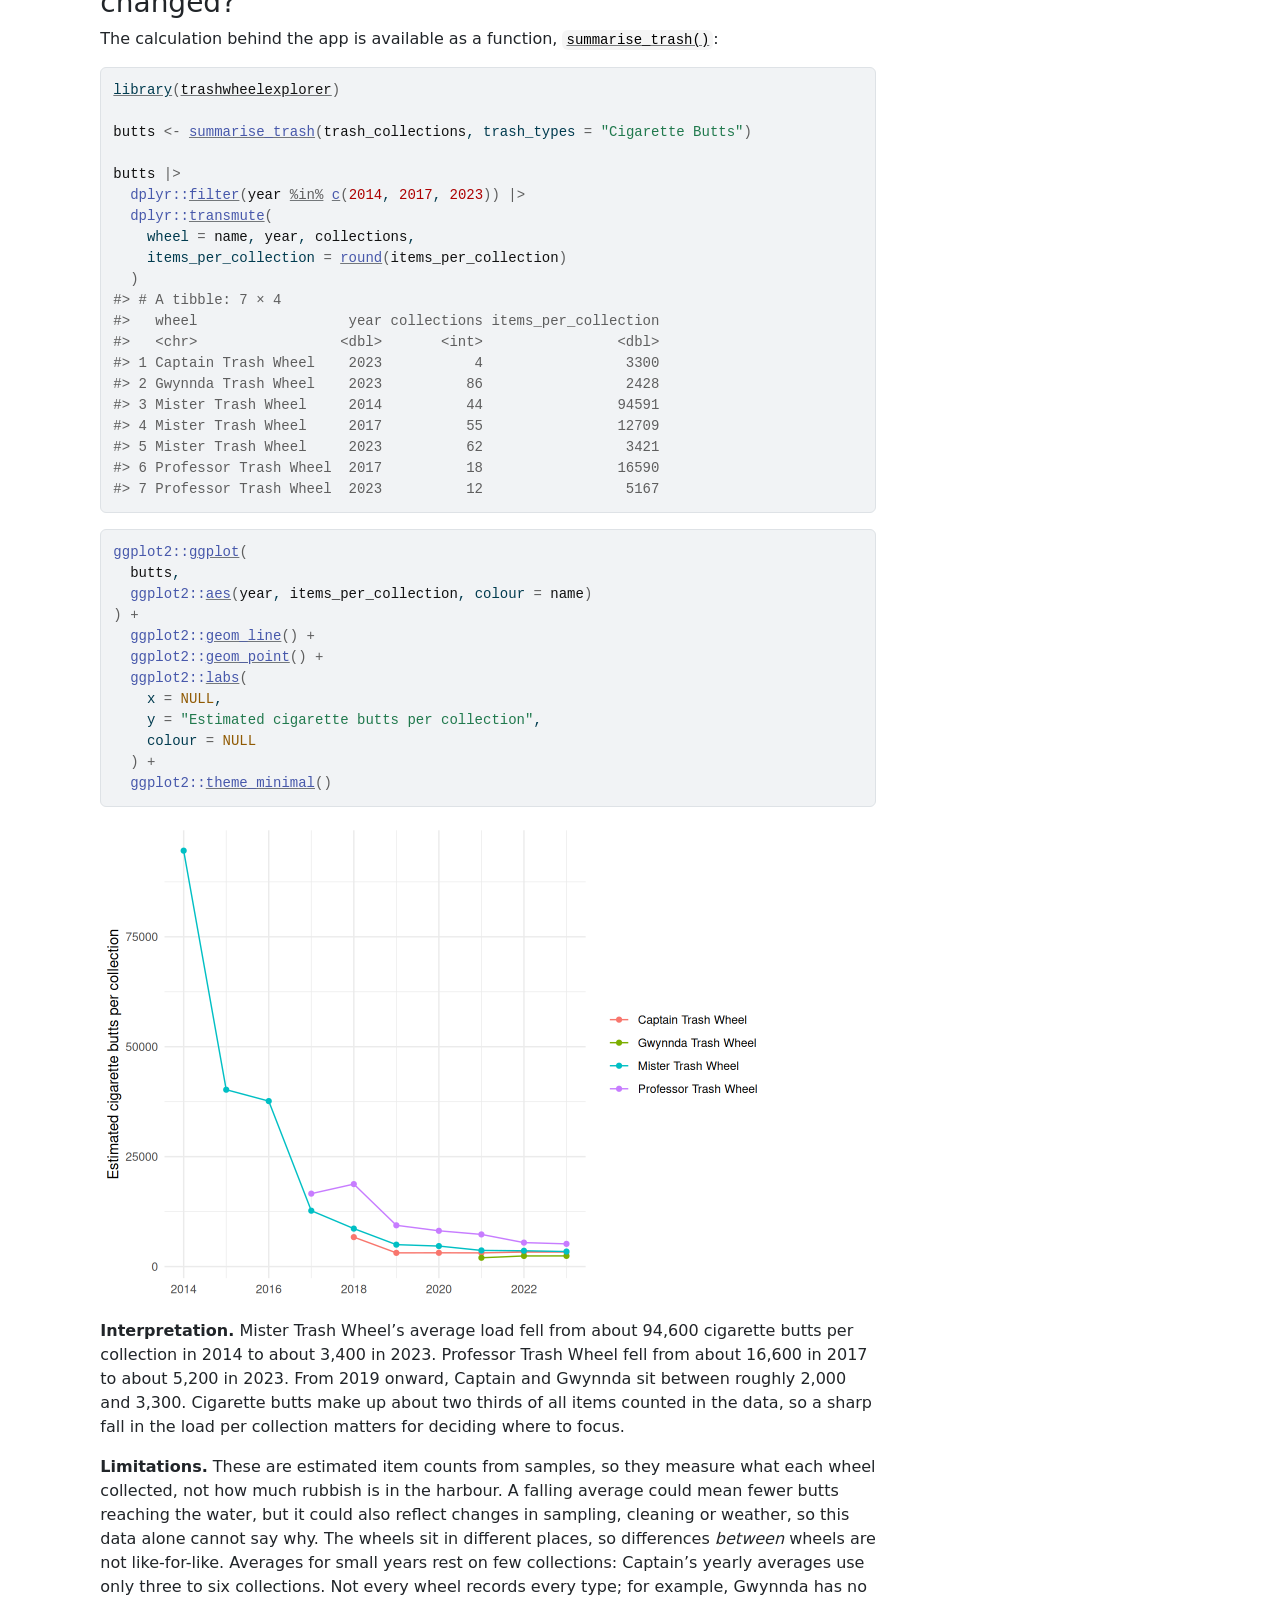
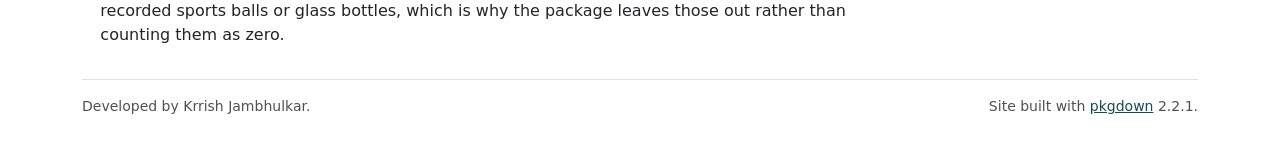
<file: articles/explore-trash-wheels.html>
<!DOCTYPE html>
<!-- Generated by pkgdown: do not edit by hand --><html lang="en">
<head>
<meta charset="UTF-8">
<meta http-equiv="X-UA-Compatible" content="IE=edge">
<meta name="viewport" content="width=device-width, initial-scale=1, shrink-to-fit=no">
<title>Explore what the Trash Wheels collect • trashwheelexplorer</title>
<script src="../deps/jquery-3.6.0/jquery-3.6.0.min.js"></script><meta name="viewport" content="width=device-width, initial-scale=1, shrink-to-fit=no">
<link href="../deps/bootstrap-5.3.8/bootstrap.min.css" rel="stylesheet">
<script src="../deps/bootstrap-5.3.8/bootstrap.bundle.min.js"></script><link href="../deps/font-awesome-6.5.2/css/all.min.css" rel="stylesheet">
<link href="../deps/font-awesome-6.5.2/css/v4-shims.min.css" rel="stylesheet">
<script src="../deps/headroom-0.11.0/headroom.min.js"></script><script src="../deps/headroom-0.11.0/jQuery.headroom.min.js"></script><script src="../deps/bootstrap-toc-1.0.1/bootstrap-toc.min.js"></script><script src="../deps/clipboard.js-2.0.11/clipboard.min.js"></script><script src="../deps/search-1.0.0/autocomplete.jquery.min.js"></script><script src="../deps/search-1.0.0/fuse.min.js"></script><script src="../deps/search-1.0.0/mark.min.js"></script><script src="explore-trash-wheels_files/libs/quarto-html/popper.min.js"></script><script src="explore-trash-wheels_files/libs/quarto-html/tippy.umd.min.js"></script><link href="explore-trash-wheels_files/libs/quarto-html/tippy.css" rel="stylesheet">
<link href="explore-trash-wheels_files/libs/quarto-html/light-border.css" rel="stylesheet">
<!-- pkgdown --><script src="../pkgdown.js"></script><meta property="og:title" content="Explore what the Trash Wheels collect">
</head>
<body>
    <a href="#main" class="visually-hidden-focusable">Skip to contents</a>


    <nav class="navbar navbar-expand-lg fixed-top bg-light" data-bs-theme="light" aria-label="Site navigation"><div class="container">

    <a class="navbar-brand me-2" href="../index.html">trashwheelexplorer</a>

    <small class="nav-text text-muted me-auto" data-bs-toggle="tooltip" data-bs-placement="bottom" title="">0.0.0.9000</small>


    <button class="navbar-toggler" type="button" data-bs-toggle="collapse" data-bs-target="#navbar" aria-controls="navbar" aria-expanded="false" aria-label="Toggle navigation">
      <span class="navbar-toggler-icon"></span>
    </button>

    <div id="navbar" class="collapse navbar-collapse ms-3">
      <ul class="navbar-nav me-auto">
<li class="nav-item"><a class="nav-link" href="../reference/index.html">Reference</a></li>
<li class="active nav-item"><a class="nav-link" href="../articles/index.html">Articles</a></li>
      </ul>
<ul class="navbar-nav">
<li class="nav-item"><form class="form-inline" role="search">
 <input class="form-control" type="search" name="search-input" id="search-input" autocomplete="off" aria-label="Search site" placeholder="Search for" data-search-index="../search.json">
</form></li>
      </ul>
</div>


  </div>
</nav><div class="container template-quarto">
<div class="row">
  <main id="main" class="col-md-9"><div class="page-header">

      <h1>Explore what the Trash Wheels collect</h1>





      <div class="d-none name"><code></code></div>
    </div>






    <section class="level2"><h2 id="who-this-guide-is-for">Who this guide is for<a class="anchor" aria-label="anchor" href="#who-this-guide-is-for"></a>
</h2>
<p>You are an analyst at a Baltimore waterway-cleanup programme and need to decide which kinds of rubbish to target. This guide shows how to install <code>trashwheelexplorer</code>, launch its app, use the controls, and interpret what you see, so you can answer one question:</p>
<blockquote>
<p>Which types of rubbish does each Trash Wheel collect most per dumpster load, and has that changed over the years?</p>
</blockquote>
</section><section class="level2"><h2 id="install-the-package">1. Install the package<a class="anchor" aria-label="anchor" href="#install-the-package"></a>
</h2>
<div class="cell">
<div class="sourceCode cell-code" id="cb1"><pre class="downlit sourceCode r">
<code class="sourceCode R"><span><span class="co"># install.packages("remotes")</span></span>
<span><span class="fu">remotes</span><span class="fu">::</span><span class="fu">install_github</span><span class="op">(</span><span class="st">"ETC5523-2026/etc5523-assignment-4-kjam0022"</span><span class="op">)</span></span></code></pre></div>
</div>
</section><section class="level2"><h2 id="launch-the-app">2. Launch the app<a class="anchor" aria-label="anchor" href="#launch-the-app"></a>
</h2>
<div class="cell">
<div class="sourceCode cell-code" id="cb2"><pre class="downlit sourceCode r">
<code class="sourceCode R"><span><span class="kw"><a href="https://rdrr.io/r/base/library.html" class="external-link">library</a></span><span class="op">(</span><span class="va"><a href="https://etc5523-2026.github.io/etc5523-assignment-4-kjam0022/">trashwheelexplorer</a></span><span class="op">)</span></span>
<span><span class="fu"><a href="../reference/run_app.html">run_app</a></span><span class="op">(</span><span class="op">)</span></span></code></pre></div>
</div>
<p>The app opens in a window or your browser. The sidebar on the left holds the controls. The results are on the right: a chart, a list of the highest averages, a table of the numbers behind the chart, and two panels that explain the fields and how to read the results.</p>
</section><section class="level2"><h2 id="use-the-controls">3. Use the controls<a class="anchor" aria-label="anchor" href="#use-the-controls"></a>
</h2>
<table class="table caption-top">
<colgroup>
<col style="width: 33%">
<col style="width: 33%">
<col style="width: 33%">
</colgroup>
<thead><tr class="header">
<th>Control</th>
<th>What it does</th>
<th>Tip</th>
</tr></thead>
<tbody>
<tr class="odd">
<td><strong>Trash Wheels</strong></td>
<td>Chooses which of the four wheels to show.</td>
<td>Start with all four, then narrow down to compare two.</td>
</tr>
<tr class="even">
<td><strong>Rubbish types</strong></td>
<td>Chooses which of the seven types to show, one chart panel each.</td>
<td>Start with two or three; seven panels is a lot.</td>
</tr>
<tr class="odd">
<td><strong>Years</strong></td>
<td>Sets the first and last year.</td>
<td>The wheels began in different years: Mister 2014, Professor 2017, Captain 2018, Gwynnda 2021.</td>
</tr>
</tbody>
</table>
<p>All three controls feed the same calculation, so the chart, the list and the table always agree with each other.</p>
</section><section class="level2"><h2 id="interpret-the-outputs">4. Interpret the outputs<a class="anchor" aria-label="anchor" href="#interpret-the-outputs"></a>
</h2>
<ul>
<li>
<strong>Chart.</strong> Each panel is one rubbish type with its own vertical scale, because some types are counted in thousands and others in single figures. Compare lines <em>within</em> a panel. A line above the others means that wheel collects more of that type per dumpster load. A falling line means less of that type per load over time.</li>
<li>
<strong>Highest average list.</strong> For each rubbish type, the wheel and year with the highest average, and how many collections it rests on.</li>
<li>
<strong>Table.</strong> The numbers behind the chart. Check the <em>collections recorded</em> column: an average based on only a few collections is less reliable.</li>
</ul>
<p>If nothing matches your selection, the app shows a message instead of an empty chart. This happens if you untick every wheel or rubbish type, or pick years before a wheel started. Widen the years or add a wheel.</p>
</section><section class="level2"><h2 id="a-worked-example-has-cigarette-butt-litter-changed">5. A worked example: has cigarette-butt litter changed?<a class="anchor" aria-label="anchor" href="#a-worked-example-has-cigarette-butt-litter-changed"></a>
</h2>
<p>The calculation behind the app is available as a function, <code><a href="../reference/summarise_trash.html">summarise_trash()</a></code>:</p>
<div class="cell">
<div class="sourceCode cell-code" id="cb3"><pre class="downlit sourceCode r">
<code class="sourceCode R"><span><span class="kw"><a href="https://rdrr.io/r/base/library.html" class="external-link">library</a></span><span class="op">(</span><span class="va"><a href="https://etc5523-2026.github.io/etc5523-assignment-4-kjam0022/">trashwheelexplorer</a></span><span class="op">)</span></span>
<span></span>
<span><span class="va">butts</span> <span class="op">&lt;-</span> <span class="fu"><a href="../reference/summarise_trash.html">summarise_trash</a></span><span class="op">(</span><span class="va">trash_collections</span>, trash_types <span class="op">=</span> <span class="st">"Cigarette Butts"</span><span class="op">)</span></span>
<span></span>
<span><span class="va">butts</span> <span class="op">|&gt;</span></span>
<span>  <span class="fu">dplyr</span><span class="fu">::</span><span class="fu"><a href="https://dplyr.tidyverse.org/reference/filter.html" class="external-link">filter</a></span><span class="op">(</span><span class="va">year</span> <span class="op"><a href="https://rdrr.io/r/base/match.html" class="external-link">%in%</a></span> <span class="fu"><a href="https://rdrr.io/r/base/c.html" class="external-link">c</a></span><span class="op">(</span><span class="fl">2014</span>, <span class="fl">2017</span>, <span class="fl">2023</span><span class="op">)</span><span class="op">)</span> <span class="op">|&gt;</span></span>
<span>  <span class="fu">dplyr</span><span class="fu">::</span><span class="fu"><a href="https://dplyr.tidyverse.org/reference/transmute.html" class="external-link">transmute</a></span><span class="op">(</span></span>
<span>    wheel <span class="op">=</span> <span class="va">name</span>, <span class="va">year</span>, <span class="va">collections</span>,</span>
<span>    items_per_collection <span class="op">=</span> <span class="fu"><a href="https://rdrr.io/r/base/Round.html" class="external-link">round</a></span><span class="op">(</span><span class="va">items_per_collection</span><span class="op">)</span></span>
<span>  <span class="op">)</span></span>
<span><span class="co">#&gt; # A tibble: 7 × 4</span></span>
<span><span class="co">#&gt;   wheel                  year collections items_per_collection</span></span>
<span><span class="co">#&gt;   &lt;chr&gt;                 &lt;dbl&gt;       &lt;int&gt;                &lt;dbl&gt;</span></span>
<span><span class="co">#&gt; 1 Captain Trash Wheel    2023           4                 3300</span></span>
<span><span class="co">#&gt; 2 Gwynnda Trash Wheel    2023          86                 2428</span></span>
<span><span class="co">#&gt; 3 Mister Trash Wheel     2014          44                94591</span></span>
<span><span class="co">#&gt; 4 Mister Trash Wheel     2017          55                12709</span></span>
<span><span class="co">#&gt; 5 Mister Trash Wheel     2023          62                 3421</span></span>
<span><span class="co">#&gt; 6 Professor Trash Wheel  2017          18                16590</span></span>
<span><span class="co">#&gt; 7 Professor Trash Wheel  2023          12                 5167</span></span></code></pre></div>
</div>
<div class="cell">
<div class="sourceCode cell-code" id="cb4"><pre class="downlit sourceCode r">
<code class="sourceCode R"><span><span class="fu">ggplot2</span><span class="fu">::</span><span class="fu"><a href="https://ggplot2.tidyverse.org/reference/ggplot.html" class="external-link">ggplot</a></span><span class="op">(</span></span>
<span>  <span class="va">butts</span>,</span>
<span>  <span class="fu">ggplot2</span><span class="fu">::</span><span class="fu"><a href="https://ggplot2.tidyverse.org/reference/aes.html" class="external-link">aes</a></span><span class="op">(</span><span class="va">year</span>, <span class="va">items_per_collection</span>, colour <span class="op">=</span> <span class="va">name</span><span class="op">)</span></span>
<span><span class="op">)</span> <span class="op">+</span></span>
<span>  <span class="fu">ggplot2</span><span class="fu">::</span><span class="fu"><a href="https://ggplot2.tidyverse.org/reference/geom_path.html" class="external-link">geom_line</a></span><span class="op">(</span><span class="op">)</span> <span class="op">+</span></span>
<span>  <span class="fu">ggplot2</span><span class="fu">::</span><span class="fu"><a href="https://ggplot2.tidyverse.org/reference/geom_point.html" class="external-link">geom_point</a></span><span class="op">(</span><span class="op">)</span> <span class="op">+</span></span>
<span>  <span class="fu">ggplot2</span><span class="fu">::</span><span class="fu"><a href="https://ggplot2.tidyverse.org/reference/labs.html" class="external-link">labs</a></span><span class="op">(</span></span>
<span>    x <span class="op">=</span> <span class="cn">NULL</span>,</span>
<span>    y <span class="op">=</span> <span class="st">"Estimated cigarette butts per collection"</span>,</span>
<span>    colour <span class="op">=</span> <span class="cn">NULL</span></span>
<span>  <span class="op">)</span> <span class="op">+</span></span>
<span>  <span class="fu">ggplot2</span><span class="fu">::</span><span class="fu"><a href="https://ggplot2.tidyverse.org/reference/ggtheme.html" class="external-link">theme_minimal</a></span><span class="op">(</span><span class="op">)</span></span></code></pre></div>
<div class="cell-output-display">
<div>
<figure><p><img src="explore-trash-wheels_files/figure-html/unnamed-chunk-4-1.png" alt="Line chart of average cigarette butts per collection by year for four Trash Wheels. Mister starts near 95,000 in 2014 and falls steeply to about 3,400 by 2023. Professor starts near 17,000 in 2017 and falls to about 5,000. Captain and Gwynnda stay lower, mostly between 2,000 and 3,300." width="672"></p>
</figure>
</div>
</div>
</div>
<p><strong>Interpretation.</strong> Mister Trash Wheel’s average load fell from about 94,600 cigarette butts per collection in 2014 to about 3,400 in 2023. Professor Trash Wheel fell from about 16,600 in 2017 to about 5,200 in 2023. From 2019 onward, Captain and Gwynnda sit between roughly 2,000 and 3,300. Cigarette butts make up about two thirds of all items counted in the data, so a sharp fall in the load per collection matters for deciding where to focus.</p>
<p><strong>Limitations.</strong> These are estimated item counts from samples, so they measure what each wheel collected, not how much rubbish is in the harbour. A falling average could mean fewer butts reaching the water, but it could also reflect changes in sampling, cleaning or weather, so this data alone cannot say why. The wheels sit in different places, so differences <em>between</em> wheels are not like-for-like. Averages for small years rest on few collections: Captain’s yearly averages use only three to six collections. Not every wheel records every type; for example, Gwynnda has no recorded sports balls or glass bottles, which is why the package leaves those out rather than counting them as zero.</p>
</section><script id="quarto-html-after-body" type="application/javascript">
  window.document.addEventListener("DOMContentLoaded", function (event) {
      var localhostRegex = new RegExp(/^(?:http|https):\/\/localhost\:?[0-9]*\//);
      var mailtoRegex = new RegExp(/^mailto:/);
        var filterRegex = new RegExp('/' + window.location.host + '/');
      var isInternal = (href) => {
          return filterRegex.test(href) || localhostRegex.test(href) || mailtoRegex.test(href);
      }
      // Inspect non-navigation links and adorn them if external
     var links = window.document.querySelectorAll('a[href]:not(.nav-link):not(.navbar-brand):not(.toc-action):not(.sidebar-link):not(.sidebar-item-toggle):not(.pagination-link):not(.no-external):not([aria-hidden]):not(.dropdown-item):not(.quarto-navigation-tool):not(.about-link)');
      for (var i=0; i<links.length; i++) {
        const link = links[i];
        if (!isInternal(link.href)) {
          // undo the damage that might have been done by quarto-nav.js in the case of
          // links that we want to consider external
          if (link.dataset.originalHref !== undefined) {
            link.href = link.dataset.originalHref;
          }
        }
      }
    function tippyHover(el, contentFn, onTriggerFn, onUntriggerFn) {
      const config = {
        allowHTML: true,
        maxWidth: 500,
        delay: 100,
        arrow: false,
        appendTo: function(el) {
            return el.parentElement;
        },
        interactive: true,
        interactiveBorder: 10,
        theme: 'light-border',
        placement: 'bottom-start',
      };
      if (contentFn) {
        config.content = contentFn;
      }
      if (onTriggerFn) {
        config.onTrigger = onTriggerFn;
      }
      if (onUntriggerFn) {
        config.onUntrigger = onUntriggerFn;
      }
      window.tippy(el, config);
    }
    const findCites = (el) => {
      const parentEl = el.parentElement;
      if (parentEl) {
        const cites = parentEl.dataset.cites;
        if (cites) {
          return {
            el,
            cites: cites.split(' ')
          };
        } else {
          return findCites(el.parentElement)
        }
      } else {
        return undefined;
      }
    };
    var bibliorefs = window.document.querySelectorAll('a[role="doc-biblioref"]');
    for (var i=0; i<bibliorefs.length; i++) {
      const ref = bibliorefs[i];
      const citeInfo = findCites(ref);
      if (citeInfo) {
        tippyHover(citeInfo.el, function() {
          var popup = window.document.createElement('div');
          citeInfo.cites.forEach(function(cite) {
            var citeDiv = window.document.createElement('div');
            citeDiv.classList.add('hanging-indent');
            citeDiv.classList.add('csl-entry');
            var biblioDiv = window.document.getElementById('ref-' + cite);
            if (biblioDiv) {
              citeDiv.innerHTML = biblioDiv.innerHTML;
            }
            popup.appendChild(citeDiv);
          });
          return popup.innerHTML;
        });
      }
    }
  });
  </script></main><aside class="col-md-3"><nav id="toc" aria-label="Table of contents"><h2>On this page</h2>
    </nav></aside>
</div>


    <footer><div class="pkgdown-footer-left">
  <p>Developed by Krrish Jambhulkar.</p>
</div>

<div class="pkgdown-footer-right">
  <p>Site built with <a href="https://pkgdown.r-lib.org/" class="external-link">pkgdown</a> 2.2.1.</p>
</div>

    </footer>
</div>





  </body>
</html>
</file>
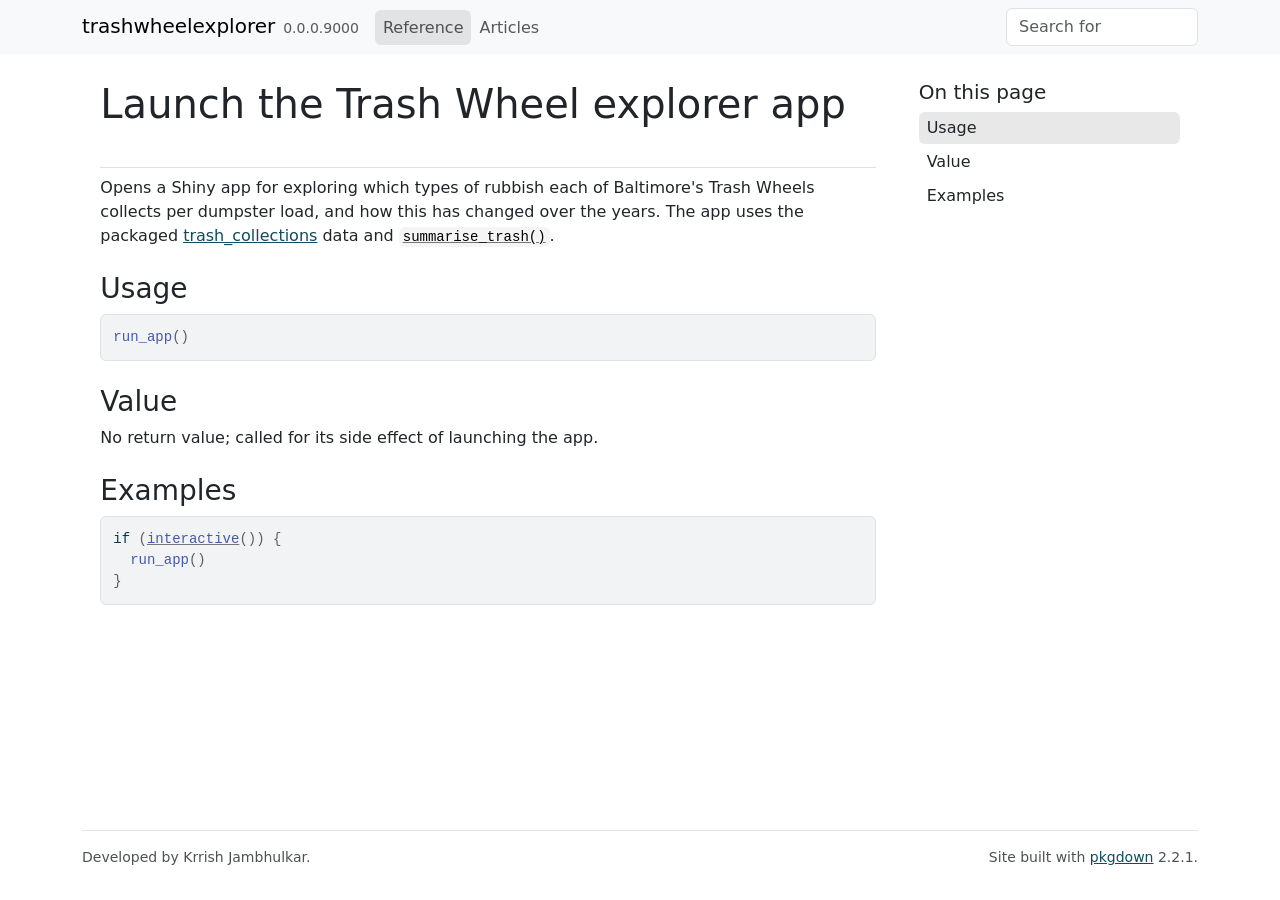
<file: reference/run_app.html>
<!DOCTYPE html>
<!-- Generated by pkgdown: do not edit by hand --><html lang="en"><head><meta charset="UTF-8"><meta http-equiv="X-UA-Compatible" content="IE=edge"><meta name="viewport" content="width=device-width, initial-scale=1, shrink-to-fit=no"><title>Launch the Trash Wheel explorer app — run_app • trashwheelexplorer</title><script src="../deps/jquery-3.6.0/jquery-3.6.0.min.js"></script><meta name="viewport" content="width=device-width, initial-scale=1, shrink-to-fit=no"><link href="../deps/bootstrap-5.3.8/bootstrap.min.css" rel="stylesheet"><script src="../deps/bootstrap-5.3.8/bootstrap.bundle.min.js"></script><link href="../deps/font-awesome-6.5.2/css/all.min.css" rel="stylesheet"><link href="../deps/font-awesome-6.5.2/css/v4-shims.min.css" rel="stylesheet"><script src="../deps/headroom-0.11.0/headroom.min.js"></script><script src="../deps/headroom-0.11.0/jQuery.headroom.min.js"></script><script src="../deps/bootstrap-toc-1.0.1/bootstrap-toc.min.js"></script><script src="../deps/clipboard.js-2.0.11/clipboard.min.js"></script><script src="../deps/search-1.0.0/autocomplete.jquery.min.js"></script><script src="../deps/search-1.0.0/fuse.min.js"></script><script src="../deps/search-1.0.0/mark.min.js"></script><!-- pkgdown --><script src="../pkgdown.js"></script><meta property="og:title" content="Launch the Trash Wheel explorer app — run_app"><meta name="description" content="Opens a Shiny app for exploring which types of rubbish each of
Baltimore's Trash Wheels collects per dumpster load, and how this has
changed over the years. The app uses the packaged trash_collections
data and summarise_trash()."><meta property="og:description" content="Opens a Shiny app for exploring which types of rubbish each of
Baltimore's Trash Wheels collects per dumpster load, and how this has
changed over the years. The app uses the packaged trash_collections
data and summarise_trash()."></head><body>
    <a href="#main" class="visually-hidden-focusable">Skip to contents</a>


    <nav class="navbar navbar-expand-lg fixed-top bg-light" data-bs-theme="light" aria-label="Site navigation"><div class="container">

    <a class="navbar-brand me-2" href="../index.html">trashwheelexplorer</a>

    <small class="nav-text text-muted me-auto" data-bs-toggle="tooltip" data-bs-placement="bottom" title="">0.0.0.9000</small>


    <button class="navbar-toggler" type="button" data-bs-toggle="collapse" data-bs-target="#navbar" aria-controls="navbar" aria-expanded="false" aria-label="Toggle navigation">
      <span class="navbar-toggler-icon"></span>
    </button>

    <div id="navbar" class="collapse navbar-collapse ms-3">
      <ul class="navbar-nav me-auto"><li class="active nav-item"><a class="nav-link" href="../reference/index.html">Reference</a></li>
<li class="nav-item"><a class="nav-link" href="../articles/index.html">Articles</a></li>
      </ul><ul class="navbar-nav"><li class="nav-item"><form class="form-inline" role="search">
 <input class="form-control" type="search" name="search-input" id="search-input" autocomplete="off" aria-label="Search site" placeholder="Search for" data-search-index="../search.json"></form></li>
      </ul></div>


  </div>
</nav><div class="container template-reference-topic">
<div class="row">
  <main id="main" class="col-md-9"><div class="page-header">

      <h1>Launch the Trash Wheel explorer app</h1>

      <div class="d-none name"><code>run_app.Rd</code></div>
    </div>

    <div class="ref-description section level2">
    <p>Opens a Shiny app for exploring which types of rubbish each of
Baltimore's Trash Wheels collects per dumpster load, and how this has
changed over the years. The app uses the packaged <a href="trash_collections.html">trash_collections</a>
data and <code><a href="summarise_trash.html">summarise_trash()</a></code>.</p>
    </div>

    <div class="section level2">
    <h2 id="ref-usage">Usage<a class="anchor" aria-label="anchor" href="#ref-usage"></a></h2>
    <div class="sourceCode"><pre class="sourceCode r"><code><span><span class="fu">run_app</span><span class="op">(</span><span class="op">)</span></span></code></pre></div>
    </div>

    <div class="section level2">
    <h2 id="value">Value<a class="anchor" aria-label="anchor" href="#value"></a></h2>
    <p>No return value; called for its side effect of launching the app.</p>
    </div>

    <div class="section level2">
    <h2 id="ref-examples">Examples<a class="anchor" aria-label="anchor" href="#ref-examples"></a></h2>
    <div class="sourceCode"><pre class="sourceCode r"><code><span class="r-in"><span><span class="kw">if</span> <span class="op">(</span><span class="fu"><a href="https://rdrr.io/r/base/interactive.html" class="external-link">interactive</a></span><span class="op">(</span><span class="op">)</span><span class="op">)</span> <span class="op">{</span></span></span>
<span class="r-in"><span>  <span class="fu">run_app</span><span class="op">(</span><span class="op">)</span></span></span>
<span class="r-in"><span><span class="op">}</span></span></span>
</code></pre></div>
    </div>
  </main><aside class="col-md-3"><nav id="toc" aria-label="Table of contents"><h2>On this page</h2>
    </nav></aside></div>


    <footer><div class="pkgdown-footer-left">
  <p>Developed by Krrish Jambhulkar.</p>
</div>

<div class="pkgdown-footer-right">
  <p>Site built with <a href="https://pkgdown.r-lib.org/" class="external-link">pkgdown</a> 2.2.1.</p>
</div>

    </footer></div>





  </body></html>
</file>
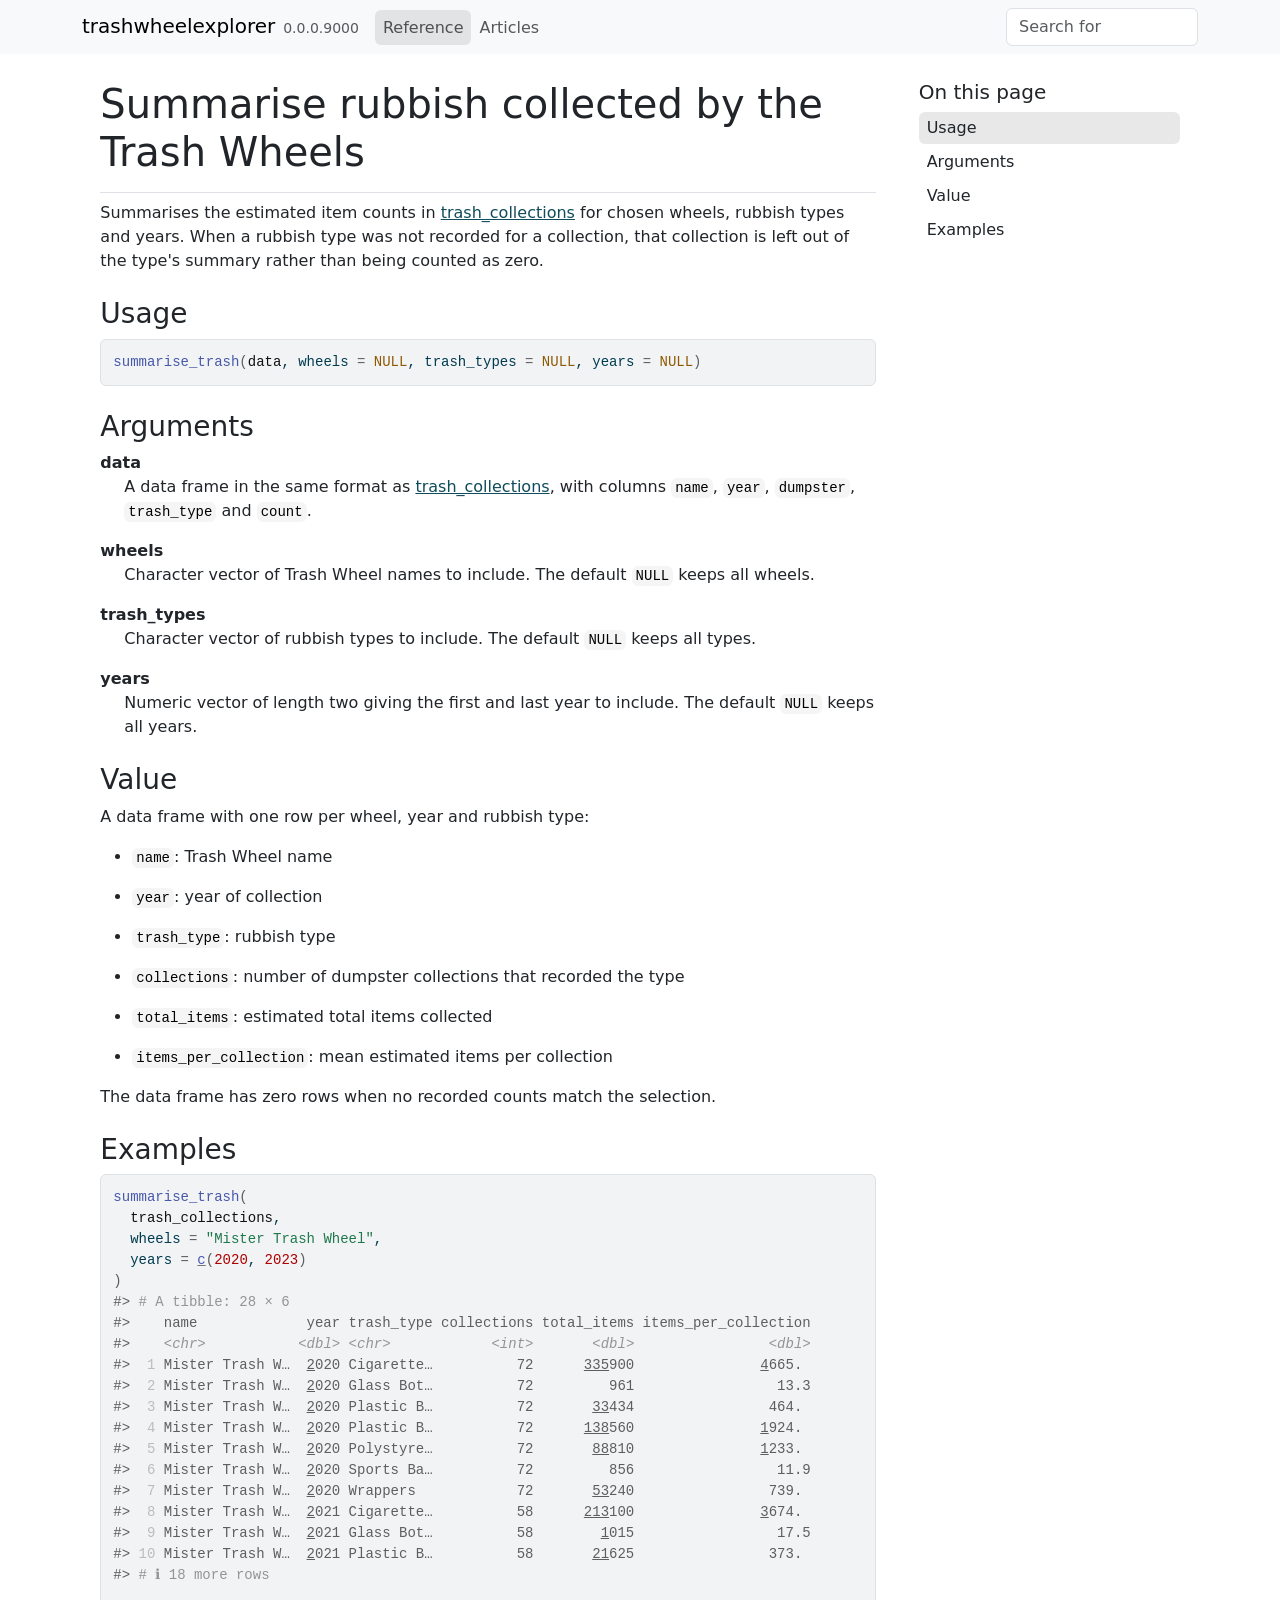
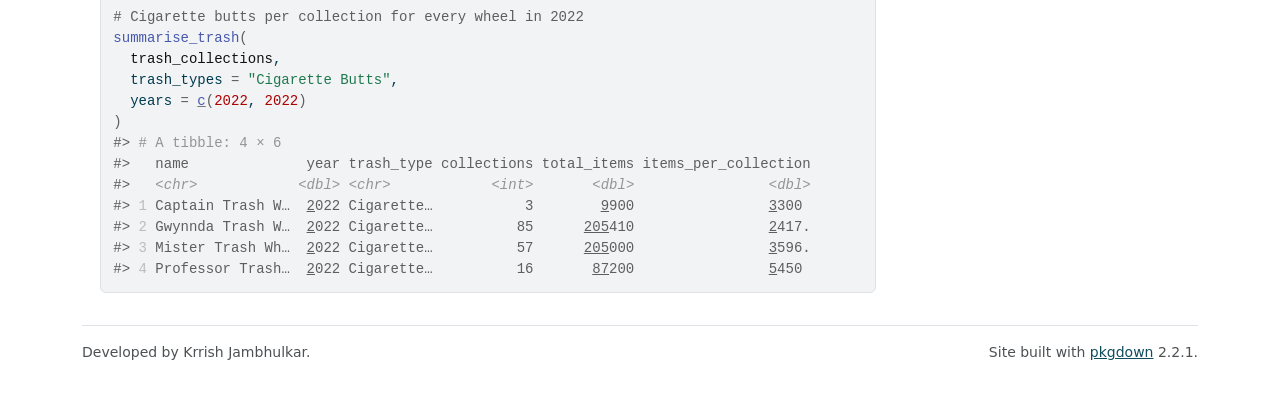
<file: reference/summarise_trash.html>
<!DOCTYPE html>
<!-- Generated by pkgdown: do not edit by hand --><html lang="en"><head><meta charset="UTF-8"><meta http-equiv="X-UA-Compatible" content="IE=edge"><meta name="viewport" content="width=device-width, initial-scale=1, shrink-to-fit=no"><title>Summarise rubbish collected by the Trash Wheels — summarise_trash • trashwheelexplorer</title><script src="../deps/jquery-3.6.0/jquery-3.6.0.min.js"></script><meta name="viewport" content="width=device-width, initial-scale=1, shrink-to-fit=no"><link href="../deps/bootstrap-5.3.8/bootstrap.min.css" rel="stylesheet"><script src="../deps/bootstrap-5.3.8/bootstrap.bundle.min.js"></script><link href="../deps/font-awesome-6.5.2/css/all.min.css" rel="stylesheet"><link href="../deps/font-awesome-6.5.2/css/v4-shims.min.css" rel="stylesheet"><script src="../deps/headroom-0.11.0/headroom.min.js"></script><script src="../deps/headroom-0.11.0/jQuery.headroom.min.js"></script><script src="../deps/bootstrap-toc-1.0.1/bootstrap-toc.min.js"></script><script src="../deps/clipboard.js-2.0.11/clipboard.min.js"></script><script src="../deps/search-1.0.0/autocomplete.jquery.min.js"></script><script src="../deps/search-1.0.0/fuse.min.js"></script><script src="../deps/search-1.0.0/mark.min.js"></script><!-- pkgdown --><script src="../pkgdown.js"></script><meta property="og:title" content="Summarise rubbish collected by the Trash Wheels — summarise_trash"><meta name="description" content="Summarises the estimated item counts in trash_collections for chosen
wheels, rubbish types and years. When a rubbish type was not recorded for
a collection, that collection is left out of the type's summary rather
than being counted as zero."><meta property="og:description" content="Summarises the estimated item counts in trash_collections for chosen
wheels, rubbish types and years. When a rubbish type was not recorded for
a collection, that collection is left out of the type's summary rather
than being counted as zero."></head><body>
    <a href="#main" class="visually-hidden-focusable">Skip to contents</a>


    <nav class="navbar navbar-expand-lg fixed-top bg-light" data-bs-theme="light" aria-label="Site navigation"><div class="container">

    <a class="navbar-brand me-2" href="../index.html">trashwheelexplorer</a>

    <small class="nav-text text-muted me-auto" data-bs-toggle="tooltip" data-bs-placement="bottom" title="">0.0.0.9000</small>


    <button class="navbar-toggler" type="button" data-bs-toggle="collapse" data-bs-target="#navbar" aria-controls="navbar" aria-expanded="false" aria-label="Toggle navigation">
      <span class="navbar-toggler-icon"></span>
    </button>

    <div id="navbar" class="collapse navbar-collapse ms-3">
      <ul class="navbar-nav me-auto"><li class="active nav-item"><a class="nav-link" href="../reference/index.html">Reference</a></li>
<li class="nav-item"><a class="nav-link" href="../articles/index.html">Articles</a></li>
      </ul><ul class="navbar-nav"><li class="nav-item"><form class="form-inline" role="search">
 <input class="form-control" type="search" name="search-input" id="search-input" autocomplete="off" aria-label="Search site" placeholder="Search for" data-search-index="../search.json"></form></li>
      </ul></div>


  </div>
</nav><div class="container template-reference-topic">
<div class="row">
  <main id="main" class="col-md-9"><div class="page-header">

      <h1>Summarise rubbish collected by the Trash Wheels</h1>

      <div class="d-none name"><code>summarise_trash.Rd</code></div>
    </div>

    <div class="ref-description section level2">
    <p>Summarises the estimated item counts in <a href="trash_collections.html">trash_collections</a> for chosen
wheels, rubbish types and years. When a rubbish type was not recorded for
a collection, that collection is left out of the type's summary rather
than being counted as zero.</p>
    </div>

    <div class="section level2">
    <h2 id="ref-usage">Usage<a class="anchor" aria-label="anchor" href="#ref-usage"></a></h2>
    <div class="sourceCode"><pre class="sourceCode r"><code><span><span class="fu">summarise_trash</span><span class="op">(</span><span class="va">data</span>, wheels <span class="op">=</span> <span class="cn">NULL</span>, trash_types <span class="op">=</span> <span class="cn">NULL</span>, years <span class="op">=</span> <span class="cn">NULL</span><span class="op">)</span></span></code></pre></div>
    </div>

    <div class="section level2">
    <h2 id="arguments">Arguments<a class="anchor" aria-label="anchor" href="#arguments"></a></h2>


<dl><dt id="arg-data">data<a class="anchor" aria-label="anchor" href="#arg-data"></a></dt>
<dd><p>A data frame in the same format as <a href="trash_collections.html">trash_collections</a>, with
columns <code>name</code>, <code>year</code>, <code>dumpster</code>, <code>trash_type</code> and <code>count</code>.</p></dd>


<dt id="arg-wheels">wheels<a class="anchor" aria-label="anchor" href="#arg-wheels"></a></dt>
<dd><p>Character vector of Trash Wheel names to include. The
default <code>NULL</code> keeps all wheels.</p></dd>


<dt id="arg-trash-types">trash_types<a class="anchor" aria-label="anchor" href="#arg-trash-types"></a></dt>
<dd><p>Character vector of rubbish types to include. The
default <code>NULL</code> keeps all types.</p></dd>


<dt id="arg-years">years<a class="anchor" aria-label="anchor" href="#arg-years"></a></dt>
<dd><p>Numeric vector of length two giving the first and last year
to include. The default <code>NULL</code> keeps all years.</p></dd>

</dl></div>
    <div class="section level2">
    <h2 id="value">Value<a class="anchor" aria-label="anchor" href="#value"></a></h2>
    <p>A data frame with one row per wheel, year and rubbish type:</p><ul><li><p><code>name</code>: Trash Wheel name</p></li>
<li><p><code>year</code>: year of collection</p></li>
<li><p><code>trash_type</code>: rubbish type</p></li>
<li><p><code>collections</code>: number of dumpster collections that recorded the type</p></li>
<li><p><code>total_items</code>: estimated total items collected</p></li>
<li><p><code>items_per_collection</code>: mean estimated items per collection</p></li>
</ul><p>The data frame has zero rows when no recorded counts match the
selection.</p>
    </div>

    <div class="section level2">
    <h2 id="ref-examples">Examples<a class="anchor" aria-label="anchor" href="#ref-examples"></a></h2>
    <div class="sourceCode"><pre class="sourceCode r"><code><span class="r-in"><span><span class="fu">summarise_trash</span><span class="op">(</span></span></span>
<span class="r-in"><span>  <span class="va">trash_collections</span>,</span></span>
<span class="r-in"><span>  wheels <span class="op">=</span> <span class="st">"Mister Trash Wheel"</span>,</span></span>
<span class="r-in"><span>  years <span class="op">=</span> <span class="fu"><a href="https://rdrr.io/r/base/c.html" class="external-link">c</a></span><span class="op">(</span><span class="fl">2020</span>, <span class="fl">2023</span><span class="op">)</span></span></span>
<span class="r-in"><span><span class="op">)</span></span></span>
<span class="r-out co"><span class="r-pr">#&gt;</span> <span style="color: #949494;"># A tibble: 28 × 6</span></span>
<span class="r-out co"><span class="r-pr">#&gt;</span>    name             year trash_type collections total_items items_per_collection</span>
<span class="r-out co"><span class="r-pr">#&gt;</span>    <span style="color: #949494; font-style: italic;">&lt;chr&gt;</span>           <span style="color: #949494; font-style: italic;">&lt;dbl&gt;</span> <span style="color: #949494; font-style: italic;">&lt;chr&gt;</span>            <span style="color: #949494; font-style: italic;">&lt;int&gt;</span>       <span style="color: #949494; font-style: italic;">&lt;dbl&gt;</span>                <span style="color: #949494; font-style: italic;">&lt;dbl&gt;</span></span>
<span class="r-out co"><span class="r-pr">#&gt;</span> <span style="color: #BCBCBC;"> 1</span> Mister Trash W…  <span style="text-decoration: underline;">2</span>020 Cigarette…          72      <span style="text-decoration: underline;">335</span>900               <span style="text-decoration: underline;">4</span>665. </span>
<span class="r-out co"><span class="r-pr">#&gt;</span> <span style="color: #BCBCBC;"> 2</span> Mister Trash W…  <span style="text-decoration: underline;">2</span>020 Glass Bot…          72         961                 13.3</span>
<span class="r-out co"><span class="r-pr">#&gt;</span> <span style="color: #BCBCBC;"> 3</span> Mister Trash W…  <span style="text-decoration: underline;">2</span>020 Plastic B…          72       <span style="text-decoration: underline;">33</span>434                464. </span>
<span class="r-out co"><span class="r-pr">#&gt;</span> <span style="color: #BCBCBC;"> 4</span> Mister Trash W…  <span style="text-decoration: underline;">2</span>020 Plastic B…          72      <span style="text-decoration: underline;">138</span>560               <span style="text-decoration: underline;">1</span>924. </span>
<span class="r-out co"><span class="r-pr">#&gt;</span> <span style="color: #BCBCBC;"> 5</span> Mister Trash W…  <span style="text-decoration: underline;">2</span>020 Polystyre…          72       <span style="text-decoration: underline;">88</span>810               <span style="text-decoration: underline;">1</span>233. </span>
<span class="r-out co"><span class="r-pr">#&gt;</span> <span style="color: #BCBCBC;"> 6</span> Mister Trash W…  <span style="text-decoration: underline;">2</span>020 Sports Ba…          72         856                 11.9</span>
<span class="r-out co"><span class="r-pr">#&gt;</span> <span style="color: #BCBCBC;"> 7</span> Mister Trash W…  <span style="text-decoration: underline;">2</span>020 Wrappers            72       <span style="text-decoration: underline;">53</span>240                739. </span>
<span class="r-out co"><span class="r-pr">#&gt;</span> <span style="color: #BCBCBC;"> 8</span> Mister Trash W…  <span style="text-decoration: underline;">2</span>021 Cigarette…          58      <span style="text-decoration: underline;">213</span>100               <span style="text-decoration: underline;">3</span>674. </span>
<span class="r-out co"><span class="r-pr">#&gt;</span> <span style="color: #BCBCBC;"> 9</span> Mister Trash W…  <span style="text-decoration: underline;">2</span>021 Glass Bot…          58        <span style="text-decoration: underline;">1</span>015                 17.5</span>
<span class="r-out co"><span class="r-pr">#&gt;</span> <span style="color: #BCBCBC;">10</span> Mister Trash W…  <span style="text-decoration: underline;">2</span>021 Plastic B…          58       <span style="text-decoration: underline;">21</span>625                373. </span>
<span class="r-out co"><span class="r-pr">#&gt;</span> <span style="color: #949494;"># ℹ 18 more rows</span></span>
<span class="r-in"><span></span></span>
<span class="r-in"><span><span class="co"># Cigarette butts per collection for every wheel in 2022</span></span></span>
<span class="r-in"><span><span class="fu">summarise_trash</span><span class="op">(</span></span></span>
<span class="r-in"><span>  <span class="va">trash_collections</span>,</span></span>
<span class="r-in"><span>  trash_types <span class="op">=</span> <span class="st">"Cigarette Butts"</span>,</span></span>
<span class="r-in"><span>  years <span class="op">=</span> <span class="fu"><a href="https://rdrr.io/r/base/c.html" class="external-link">c</a></span><span class="op">(</span><span class="fl">2022</span>, <span class="fl">2022</span><span class="op">)</span></span></span>
<span class="r-in"><span><span class="op">)</span></span></span>
<span class="r-out co"><span class="r-pr">#&gt;</span> <span style="color: #949494;"># A tibble: 4 × 6</span></span>
<span class="r-out co"><span class="r-pr">#&gt;</span>   name              year trash_type collections total_items items_per_collection</span>
<span class="r-out co"><span class="r-pr">#&gt;</span>   <span style="color: #949494; font-style: italic;">&lt;chr&gt;</span>            <span style="color: #949494; font-style: italic;">&lt;dbl&gt;</span> <span style="color: #949494; font-style: italic;">&lt;chr&gt;</span>            <span style="color: #949494; font-style: italic;">&lt;int&gt;</span>       <span style="color: #949494; font-style: italic;">&lt;dbl&gt;</span>                <span style="color: #949494; font-style: italic;">&lt;dbl&gt;</span></span>
<span class="r-out co"><span class="r-pr">#&gt;</span> <span style="color: #BCBCBC;">1</span> Captain Trash W…  <span style="text-decoration: underline;">2</span>022 Cigarette…           3        <span style="text-decoration: underline;">9</span>900                <span style="text-decoration: underline;">3</span>300 </span>
<span class="r-out co"><span class="r-pr">#&gt;</span> <span style="color: #BCBCBC;">2</span> Gwynnda Trash W…  <span style="text-decoration: underline;">2</span>022 Cigarette…          85      <span style="text-decoration: underline;">205</span>410                <span style="text-decoration: underline;">2</span>417.</span>
<span class="r-out co"><span class="r-pr">#&gt;</span> <span style="color: #BCBCBC;">3</span> Mister Trash Wh…  <span style="text-decoration: underline;">2</span>022 Cigarette…          57      <span style="text-decoration: underline;">205</span>000                <span style="text-decoration: underline;">3</span>596.</span>
<span class="r-out co"><span class="r-pr">#&gt;</span> <span style="color: #BCBCBC;">4</span> Professor Trash…  <span style="text-decoration: underline;">2</span>022 Cigarette…          16       <span style="text-decoration: underline;">87</span>200                <span style="text-decoration: underline;">5</span>450 </span>
</code></pre></div>
    </div>
  </main><aside class="col-md-3"><nav id="toc" aria-label="Table of contents"><h2>On this page</h2>
    </nav></aside></div>


    <footer><div class="pkgdown-footer-left">
  <p>Developed by Krrish Jambhulkar.</p>
</div>

<div class="pkgdown-footer-right">
  <p>Site built with <a href="https://pkgdown.r-lib.org/" class="external-link">pkgdown</a> 2.2.1.</p>
</div>

    </footer></div>





  </body></html>
</file>
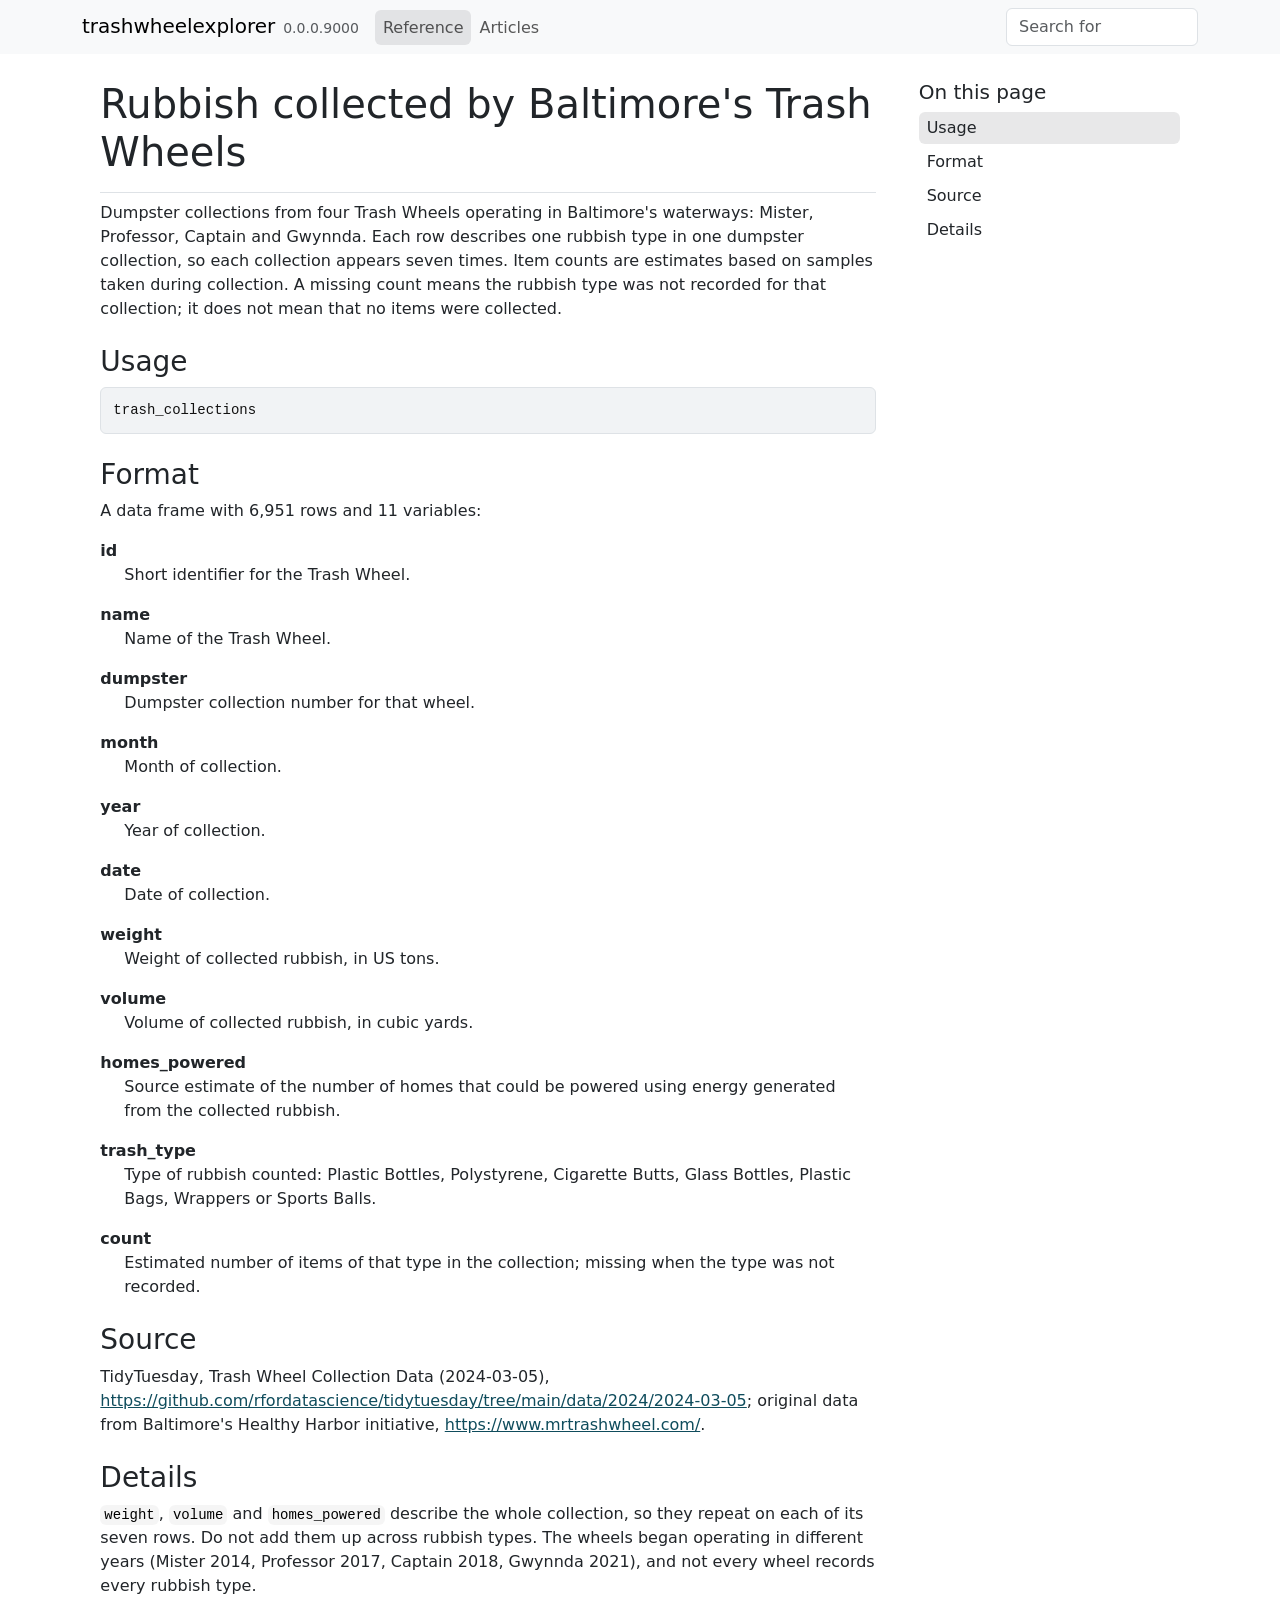
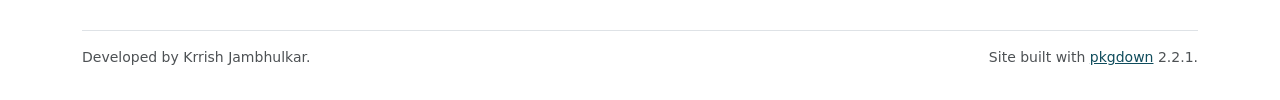
<file: reference/trash_collections.html>
<!DOCTYPE html>
<!-- Generated by pkgdown: do not edit by hand --><html lang="en"><head><meta charset="UTF-8"><meta http-equiv="X-UA-Compatible" content="IE=edge"><meta name="viewport" content="width=device-width, initial-scale=1, shrink-to-fit=no"><title>Rubbish collected by Baltimore's Trash Wheels — trash_collections • trashwheelexplorer</title><script src="../deps/jquery-3.6.0/jquery-3.6.0.min.js"></script><meta name="viewport" content="width=device-width, initial-scale=1, shrink-to-fit=no"><link href="../deps/bootstrap-5.3.8/bootstrap.min.css" rel="stylesheet"><script src="../deps/bootstrap-5.3.8/bootstrap.bundle.min.js"></script><link href="../deps/font-awesome-6.5.2/css/all.min.css" rel="stylesheet"><link href="../deps/font-awesome-6.5.2/css/v4-shims.min.css" rel="stylesheet"><script src="../deps/headroom-0.11.0/headroom.min.js"></script><script src="../deps/headroom-0.11.0/jQuery.headroom.min.js"></script><script src="../deps/bootstrap-toc-1.0.1/bootstrap-toc.min.js"></script><script src="../deps/clipboard.js-2.0.11/clipboard.min.js"></script><script src="../deps/search-1.0.0/autocomplete.jquery.min.js"></script><script src="../deps/search-1.0.0/fuse.min.js"></script><script src="../deps/search-1.0.0/mark.min.js"></script><!-- pkgdown --><script src="../pkgdown.js"></script><meta property="og:title" content="Rubbish collected by Baltimore's Trash Wheels — trash_collections"><meta name="description" content="Dumpster collections from four Trash Wheels operating in Baltimore's
waterways: Mister, Professor, Captain and Gwynnda. Each row describes
one rubbish type in one dumpster collection, so each collection appears
seven times. Item counts are estimates based on samples taken during
collection. A missing count means the rubbish type was not recorded for
that collection; it does not mean that no items were collected."><meta property="og:description" content="Dumpster collections from four Trash Wheels operating in Baltimore's
waterways: Mister, Professor, Captain and Gwynnda. Each row describes
one rubbish type in one dumpster collection, so each collection appears
seven times. Item counts are estimates based on samples taken during
collection. A missing count means the rubbish type was not recorded for
that collection; it does not mean that no items were collected."></head><body>
    <a href="#main" class="visually-hidden-focusable">Skip to contents</a>


    <nav class="navbar navbar-expand-lg fixed-top bg-light" data-bs-theme="light" aria-label="Site navigation"><div class="container">

    <a class="navbar-brand me-2" href="../index.html">trashwheelexplorer</a>

    <small class="nav-text text-muted me-auto" data-bs-toggle="tooltip" data-bs-placement="bottom" title="">0.0.0.9000</small>


    <button class="navbar-toggler" type="button" data-bs-toggle="collapse" data-bs-target="#navbar" aria-controls="navbar" aria-expanded="false" aria-label="Toggle navigation">
      <span class="navbar-toggler-icon"></span>
    </button>

    <div id="navbar" class="collapse navbar-collapse ms-3">
      <ul class="navbar-nav me-auto"><li class="active nav-item"><a class="nav-link" href="../reference/index.html">Reference</a></li>
<li class="nav-item"><a class="nav-link" href="../articles/index.html">Articles</a></li>
      </ul><ul class="navbar-nav"><li class="nav-item"><form class="form-inline" role="search">
 <input class="form-control" type="search" name="search-input" id="search-input" autocomplete="off" aria-label="Search site" placeholder="Search for" data-search-index="../search.json"></form></li>
      </ul></div>


  </div>
</nav><div class="container template-reference-topic">
<div class="row">
  <main id="main" class="col-md-9"><div class="page-header">

      <h1>Rubbish collected by Baltimore's Trash Wheels</h1>

      <div class="d-none name"><code>trash_collections.Rd</code></div>
    </div>

    <div class="ref-description section level2">
    <p>Dumpster collections from four Trash Wheels operating in Baltimore's
waterways: Mister, Professor, Captain and Gwynnda. Each row describes
one rubbish type in one dumpster collection, so each collection appears
seven times. Item counts are estimates based on samples taken during
collection. A missing count means the rubbish type was not recorded for
that collection; it does not mean that no items were collected.</p>
    </div>

    <div class="section level2">
    <h2 id="ref-usage">Usage<a class="anchor" aria-label="anchor" href="#ref-usage"></a></h2>
    <div class="sourceCode"><pre class="sourceCode r"><code><span><span class="va">trash_collections</span></span></code></pre></div>
    </div>

    <div class="section level2">
    <h2 id="format">Format<a class="anchor" aria-label="anchor" href="#format"></a></h2>
    <p>A data frame with 6,951 rows and 11 variables:</p><dl><dt>id</dt>
<dd><p>Short identifier for the Trash Wheel.</p></dd>

<dt>name</dt>
<dd><p>Name of the Trash Wheel.</p></dd>

<dt>dumpster</dt>
<dd><p>Dumpster collection number for that wheel.</p></dd>

<dt>month</dt>
<dd><p>Month of collection.</p></dd>

<dt>year</dt>
<dd><p>Year of collection.</p></dd>

<dt>date</dt>
<dd><p>Date of collection.</p></dd>

<dt>weight</dt>
<dd><p>Weight of collected rubbish, in US tons.</p></dd>

<dt>volume</dt>
<dd><p>Volume of collected rubbish, in cubic yards.</p></dd>

<dt>homes_powered</dt>
<dd><p>Source estimate of the number of homes that could
be powered using energy generated from the collected rubbish.</p></dd>

<dt>trash_type</dt>
<dd><p>Type of rubbish counted: Plastic Bottles,
Polystyrene, Cigarette Butts, Glass Bottles, Plastic Bags, Wrappers
or Sports Balls.</p></dd>

<dt>count</dt>
<dd><p>Estimated number of items of that type in the collection;
missing when the type was not recorded.</p></dd>


</dl></div>
    <div class="section level2">
    <h2 id="source">Source<a class="anchor" aria-label="anchor" href="#source"></a></h2>
    <p>TidyTuesday, Trash Wheel Collection Data (2024-03-05),
<a href="https://github.com/rfordatascience/tidytuesday/tree/main/data/2024/2024-03-05" class="external-link">https://github.com/rfordatascience/tidytuesday/tree/main/data/2024/2024-03-05</a>;
original data from Baltimore's Healthy Harbor initiative,
<a href="https://www.mrtrashwheel.com/" class="external-link">https://www.mrtrashwheel.com/</a>.</p>
    </div>
    <div class="section level2">
    <h2 id="details">Details<a class="anchor" aria-label="anchor" href="#details"></a></h2>
    <p><code>weight</code>, <code>volume</code> and <code>homes_powered</code> describe the whole
collection, so they repeat on each of its seven rows. Do not add them
up across rubbish types. The wheels began operating in different years
(Mister 2014, Professor 2017, Captain 2018, Gwynnda 2021), and not every
wheel records every rubbish type.</p>
    </div>

  </main><aside class="col-md-3"><nav id="toc" aria-label="Table of contents"><h2>On this page</h2>
    </nav></aside></div>


    <footer><div class="pkgdown-footer-left">
  <p>Developed by Krrish Jambhulkar.</p>
</div>

<div class="pkgdown-footer-right">
  <p>Site built with <a href="https://pkgdown.r-lib.org/" class="external-link">pkgdown</a> 2.2.1.</p>
</div>

    </footer></div>





  </body></html>
</file>
<file: articles/explore-trash-wheels_files/libs/quarto-html/tippy.css>
.tippy-box[data-animation=fade][data-state=hidden]{opacity:0}[data-tippy-root]{max-width:calc(100vw - 10px)}.tippy-box{position:relative;background-color:#333;color:#fff;border-radius:4px;font-size:14px;line-height:1.4;white-space:normal;outline:0;transition-property:transform,visibility,opacity}.tippy-box[data-placement^=top]>.tippy-arrow{bottom:0}.tippy-box[data-placement^=top]>.tippy-arrow:before{bottom:-7px;left:0;border-width:8px 8px 0;border-top-color:initial;transform-origin:center top}.tippy-box[data-placement^=bottom]>.tippy-arrow{top:0}.tippy-box[data-placement^=bottom]>.tippy-arrow:before{top:-7px;left:0;border-width:0 8px 8px;border-bottom-color:initial;transform-origin:center bottom}.tippy-box[data-placement^=left]>.tippy-arrow{right:0}.tippy-box[data-placement^=left]>.tippy-arrow:before{border-width:8px 0 8px 8px;border-left-color:initial;right:-7px;transform-origin:center left}.tippy-box[data-placement^=right]>.tippy-arrow{left:0}.tippy-box[data-placement^=right]>.tippy-arrow:before{left:-7px;border-width:8px 8px 8px 0;border-right-color:initial;transform-origin:center right}.tippy-box[data-inertia][data-state=visible]{transition-timing-function:cubic-bezier(.54,1.5,.38,1.11)}.tippy-arrow{width:16px;height:16px;color:#333}.tippy-arrow:before{content:"";position:absolute;border-color:transparent;border-style:solid}.tippy-content{position:relative;padding:5px 9px;z-index:1}
</file>
<file: articles/explore-trash-wheels_files/libs/quarto-html/light-border.css>
.tippy-box[data-theme~=light-border]{background-color:#fff;background-clip:padding-box;border:1px solid rgba(0,8,16,.15);color:#333;box-shadow:0 4px 14px -2px rgba(0,8,16,.08)}.tippy-box[data-theme~=light-border]>.tippy-backdrop{background-color:#fff}.tippy-box[data-theme~=light-border]>.tippy-arrow:after,.tippy-box[data-theme~=light-border]>.tippy-svg-arrow:after{content:"";position:absolute;z-index:-1}.tippy-box[data-theme~=light-border]>.tippy-arrow:after{border-color:transparent;border-style:solid}.tippy-box[data-theme~=light-border][data-placement^=top]>.tippy-arrow:before{border-top-color:#fff}.tippy-box[data-theme~=light-border][data-placement^=top]>.tippy-arrow:after{border-top-color:rgba(0,8,16,.2);border-width:7px 7px 0;top:17px;left:1px}.tippy-box[data-theme~=light-border][data-placement^=top]>.tippy-svg-arrow>svg{top:16px}.tippy-box[data-theme~=light-border][data-placement^=top]>.tippy-svg-arrow:after{top:17px}.tippy-box[data-theme~=light-border][data-placement^=bottom]>.tippy-arrow:before{border-bottom-color:#fff;bottom:16px}.tippy-box[data-theme~=light-border][data-placement^=bottom]>.tippy-arrow:after{border-bottom-color:rgba(0,8,16,.2);border-width:0 7px 7px;bottom:17px;left:1px}.tippy-box[data-theme~=light-border][data-placement^=bottom]>.tippy-svg-arrow>svg{bottom:16px}.tippy-box[data-theme~=light-border][data-placement^=bottom]>.tippy-svg-arrow:after{bottom:17px}.tippy-box[data-theme~=light-border][data-placement^=left]>.tippy-arrow:before{border-left-color:#fff}.tippy-box[data-theme~=light-border][data-placement^=left]>.tippy-arrow:after{border-left-color:rgba(0,8,16,.2);border-width:7px 0 7px 7px;left:17px;top:1px}.tippy-box[data-theme~=light-border][data-placement^=left]>.tippy-svg-arrow>svg{left:11px}.tippy-box[data-theme~=light-border][data-placement^=left]>.tippy-svg-arrow:after{left:12px}.tippy-box[data-theme~=light-border][data-placement^=right]>.tippy-arrow:before{border-right-color:#fff;right:16px}.tippy-box[data-theme~=light-border][data-placement^=right]>.tippy-arrow:after{border-width:7px 7px 7px 0;right:17px;top:1px;border-right-color:rgba(0,8,16,.2)}.tippy-box[data-theme~=light-border][data-placement^=right]>.tippy-svg-arrow>svg{right:11px}.tippy-box[data-theme~=light-border][data-placement^=right]>.tippy-svg-arrow:after{right:12px}.tippy-box[data-theme~=light-border]>.tippy-svg-arrow{fill:#fff}.tippy-box[data-theme~=light-border]>.tippy-svg-arrow:after{background-image:url([data-uri]);background-size:16px 6px;width:16px;height:6px}
</file>
<file: deps/font-awesome-6.5.2/css/v4-shims.min.css>
/*!
 * Font Awesome Free 6.5.2 by @fontawesome - https://fontawesome.com
 * License - https://fontawesome.com/license/free (Icons: CC BY 4.0, Fonts: SIL OFL 1.1, Code: MIT License)
 * Copyright 2024 Fonticons, Inc.
 */
.fa.fa-glass:before{content:"\f000"}.fa.fa-envelope-o{font-family:"Font Awesome 6 Free";font-weight:400}.fa.fa-envelope-o:before{content:"\f0e0"}.fa.fa-star-o{font-family:"Font Awesome 6 Free";font-weight:400}.fa.fa-star-o:before{content:"\f005"}.fa.fa-close:before,.fa.fa-remove:before{content:"\f00d"}.fa.fa-gear:before{content:"\f013"}.fa.fa-trash-o{font-family:"Font Awesome 6 Free";font-weight:400}.fa.fa-trash-o:before{content:"\f2ed"}.fa.fa-home:before{content:"\f015"}.fa.fa-file-o{font-family:"Font Awesome 6 Free";font-weight:400}.fa.fa-file-o:before{content:"\f15b"}.fa.fa-clock-o{font-family:"Font Awesome 6 Free";font-weight:400}.fa.fa-clock-o:before{content:"\f017"}.fa.fa-arrow-circle-o-down{font-family:"Font Awesome 6 Free";font-weight:400}.fa.fa-arrow-circle-o-down:before{content:"\f358"}.fa.fa-arrow-circle-o-up{font-family:"Font Awesome 6 Free";font-weight:400}.fa.fa-arrow-circle-o-up:before{content:"\f35b"}.fa.fa-play-circle-o{font-family:"Font Awesome 6 Free";font-weight:400}.fa.fa-play-circle-o:before{content:"\f144"}.fa.fa-repeat:before,.fa.fa-rotate-right:before{content:"\f01e"}.fa.fa-refresh:before{content:"\f021"}.fa.fa-list-alt{font-family:"Font Awesome 6 Free";font-weight:400}.fa.fa-list-alt:before{content:"\f022"}.fa.fa-dedent:before{content:"\f03b"}.fa.fa-video-camera:before{content:"\f03d"}.fa.fa-picture-o{font-family:"Font Awesome 6 Free";font-weight:400}.fa.fa-picture-o:before{content:"\f03e"}.fa.fa-photo{font-family:"Font Awesome 6 Free";font-weight:400}.fa.fa-photo:before{content:"\f03e"}.fa.fa-image{font-family:"Font Awesome 6 Free";font-weight:400}.fa.fa-image:before{content:"\f03e"}.fa.fa-map-marker:before{content:"\f3c5"}.fa.fa-pencil-square-o{font-family:"Font Awesome 6 Free";font-weight:400}.fa.fa-pencil-square-o:before{content:"\f044"}.fa.fa-edit{font-family:"Font Awesome 6 Free";font-weight:400}.fa.fa-edit:before{content:"\f044"}.fa.fa-share-square-o:before{content:"\f14d"}.fa.fa-check-square-o{font-family:"Font Awesome 6 Free";font-weight:400}.fa.fa-check-square-o:before{content:"\f14a"}.fa.fa-arrows:before{content:"\f0b2"}.fa.fa-times-circle-o{font-family:"Font Awesome 6 Free";font-weight:400}.fa.fa-times-circle-o:before{content:"\f057"}.fa.fa-check-circle-o{font-family:"Font Awesome 6 Free";font-weight:400}.fa.fa-check-circle-o:before{content:"\f058"}.fa.fa-mail-forward:before{content:"\f064"}.fa.fa-expand:before{content:"\f424"}.fa.fa-compress:before{content:"\f422"}.fa.fa-eye,.fa.fa-eye-slash{font-family:"Font Awesome 6 Free";font-weight:400}.fa.fa-warning:before{content:"\f071"}.fa.fa-calendar:before{content:"\f073"}.fa.fa-arrows-v:before{content:"\f338"}.fa.fa-arrows-h:before{content:"\f337"}.fa.fa-bar-chart-o:before,.fa.fa-bar-chart:before{content:"\e0e3"}.fa.fa-twitter-square{font-family:"Font Awesome 6 Brands";font-weight:400}.fa.fa-twitter-square:before{content:"\f081"}.fa.fa-facebook-square{font-family:"Font Awesome 6 Brands";font-weight:400}.fa.fa-facebook-square:before{content:"\f082"}.fa.fa-gears:before{content:"\f085"}.fa.fa-thumbs-o-up{font-family:"Font Awesome 6 Free";font-weight:400}.fa.fa-thumbs-o-up:before{content:"\f164"}.fa.fa-thumbs-o-down{font-family:"Font Awesome 6 Free";font-weight:400}.fa.fa-thumbs-o-down:before{content:"\f165"}.fa.fa-heart-o{font-family:"Font Awesome 6 Free";font-weight:400}.fa.fa-heart-o:before{content:"\f004"}.fa.fa-sign-out:before{content:"\f2f5"}.fa.fa-linkedin-square{font-family:"Font Awesome 6 Brands";font-weight:400}.fa.fa-linkedin-square:before{content:"\f08c"}.fa.fa-thumb-tack:before{content:"\f08d"}.fa.fa-external-link:before{content:"\f35d"}.fa.fa-sign-in:before{content:"\f2f6"}.fa.fa-github-square{font-family:"Font Awesome 6 Brands";font-weight:400}.fa.fa-github-square:before{content:"\f092"}.fa.fa-lemon-o{font-family:"Font Awesome 6 Free";font-weight:400}.fa.fa-lemon-o:before{content:"\f094"}.fa.fa-square-o{font-family:"Font Awesome 6 Free";font-weight:400}.fa.fa-square-o:before{content:"\f0c8"}.fa.fa-bookmark-o{font-family:"Font Awesome 6 Free";font-weight:400}.fa.fa-bookmark-o:before{content:"\f02e"}.fa.fa-facebook,.fa.fa-twitter{font-family:"Font Awesome 6 Brands";font-weight:400}.fa.fa-facebook:before{content:"\f39e"}.fa.fa-facebook-f{font-family:"Font Awesome 6 Brands";font-weight:400}.fa.fa-facebook-f:before{content:"\f39e"}.fa.fa-github{font-family:"Font Awesome 6 Brands";font-weight:400}.fa.fa-credit-card{font-family:"Font Awesome 6 Free";font-weight:400}.fa.fa-feed:before{content:"\f09e"}.fa.fa-hdd-o{font-family:"Font Awesome 6 Free";font-weight:400}.fa.fa-hdd-o:before{content:"\f0a0"}.fa.fa-hand-o-right{font-family:"Font Awesome 6 Free";font-weight:400}.fa.fa-hand-o-right:before{content:"\f0a4"}.fa.fa-hand-o-left{font-family:"Font Awesome 6 Free";font-weight:400}.fa.fa-hand-o-left:before{content:"\f0a5"}.fa.fa-hand-o-up{font-family:"Font Awesome 6 Free";font-weight:400}.fa.fa-hand-o-up:before{content:"\f0a6"}.fa.fa-hand-o-down{font-family:"Font Awesome 6 Free";font-weight:400}.fa.fa-hand-o-down:before{content:"\f0a7"}.fa.fa-globe:before{content:"\f57d"}.fa.fa-tasks:before{content:"\f828"}.fa.fa-arrows-alt:before{content:"\f31e"}.fa.fa-group:before{content:"\f0c0"}.fa.fa-chain:before{content:"\f0c1"}.fa.fa-cut:before{content:"\f0c4"}.fa.fa-files-o{font-family:"Font Awesome 6 Free";font-weight:400}.fa.fa-files-o:before{content:"\f0c5"}.fa.fa-floppy-o{font-family:"Font Awesome 6 Free";font-weight:400}.fa.fa-floppy-o:before{content:"\f0c7"}.fa.fa-save{font-family:"Font Awesome 6 Free";font-weight:400}.fa.fa-save:before{content:"\f0c7"}.fa.fa-navicon:before,.fa.fa-reorder:before{content:"\f0c9"}.fa.fa-magic:before{content:"\e2ca"}.fa.fa-pinterest,.fa.fa-pinterest-square{font-family:"Font Awesome 6 Brands";font-weight:400}.fa.fa-pinterest-square:before{content:"\f0d3"}.fa.fa-google-plus-square{font-family:"Font Awesome 6 Brands";font-weight:400}.fa.fa-google-plus-square:before{content:"\f0d4"}.fa.fa-google-plus{font-family:"Font Awesome 6 Brands";font-weight:400}.fa.fa-google-plus:before{content:"\f0d5"}.fa.fa-money:before{content:"\f3d1"}.fa.fa-unsorted:before{content:"\f0dc"}.fa.fa-sort-desc:before{content:"\f0dd"}.fa.fa-sort-asc:before{content:"\f0de"}.fa.fa-linkedin{font-family:"Font Awesome 6 Brands";font-weight:400}.fa.fa-linkedin:before{content:"\f0e1"}.fa.fa-rotate-left:before{content:"\f0e2"}.fa.fa-legal:before{content:"\f0e3"}.fa.fa-dashboard:before,.fa.fa-tachometer:before{content:"\f625"}.fa.fa-comment-o{font-family:"Font Awesome 6 Free";font-weight:400}.fa.fa-comment-o:before{content:"\f075"}.fa.fa-comments-o{font-family:"Font Awesome 6 Free";font-weight:400}.fa.fa-comments-o:before{content:"\f086"}.fa.fa-flash:before{content:"\f0e7"}.fa.fa-clipboard:before{content:"\f0ea"}.fa.fa-lightbulb-o{font-family:"Font Awesome 6 Free";font-weight:400}.fa.fa-lightbulb-o:before{content:"\f0eb"}.fa.fa-exchange:before{content:"\f362"}.fa.fa-cloud-download:before{content:"\f0ed"}.fa.fa-cloud-upload:before{content:"\f0ee"}.fa.fa-bell-o{font-family:"Font Awesome 6 Free";font-weight:400}.fa.fa-bell-o:before{content:"\f0f3"}.fa.fa-cutlery:before{content:"\f2e7"}.fa.fa-file-text-o{font-family:"Font Awesome 6 Free";font-weight:400}.fa.fa-file-text-o:before{content:"\f15c"}.fa.fa-building-o{font-family:"Font Awesome 6 Free";font-weight:400}.fa.fa-building-o:before{content:"\f1ad"}.fa.fa-hospital-o{font-family:"Font Awesome 6 Free";font-weight:400}.fa.fa-hospital-o:before{content:"\f0f8"}.fa.fa-tablet:before{content:"\f3fa"}.fa.fa-mobile-phone:before,.fa.fa-mobile:before{content:"\f3cd"}.fa.fa-circle-o{font-family:"Font Awesome 6 Free";font-weight:400}.fa.fa-circle-o:before{content:"\f111"}.fa.fa-mail-reply:before{content:"\f3e5"}.fa.fa-github-alt{font-family:"Font Awesome 6 Brands";font-weight:400}.fa.fa-folder-o{font-family:"Font Awesome 6 Free";font-weight:400}.fa.fa-folder-o:before{content:"\f07b"}.fa.fa-folder-open-o{font-family:"Font Awesome 6 Free";font-weight:400}.fa.fa-folder-open-o:before{content:"\f07c"}.fa.fa-smile-o{font-family:"Font Awesome 6 Free";font-weight:400}.fa.fa-smile-o:before{content:"\f118"}.fa.fa-frown-o{font-family:"Font Awesome 6 Free";font-weight:400}.fa.fa-frown-o:before{content:"\f119"}.fa.fa-meh-o{font-family:"Font Awesome 6 Free";font-weight:400}.fa.fa-meh-o:before{content:"\f11a"}.fa.fa-keyboard-o{font-family:"Font Awesome 6 Free";font-weight:400}.fa.fa-keyboard-o:before{content:"\f11c"}.fa.fa-flag-o{font-family:"Font Awesome 6 Free";font-weight:400}.fa.fa-flag-o:before{content:"\f024"}.fa.fa-mail-reply-all:before{content:"\f122"}.fa.fa-star-half-o{font-family:"Font Awesome 6 Free";font-weight:400}.fa.fa-star-half-o:before{content:"\f5c0"}.fa.fa-star-half-empty{font-family:"Font Awesome 6 Free";font-weight:400}.fa.fa-star-half-empty:before{content:"\f5c0"}.fa.fa-star-half-full{font-family:"Font Awesome 6 Free";font-weight:400}.fa.fa-star-half-full:before{content:"\f5c0"}.fa.fa-code-fork:before{content:"\f126"}.fa.fa-chain-broken:before,.fa.fa-unlink:before{content:"\f127"}.fa.fa-calendar-o{font-family:"Font Awesome 6 Free";font-weight:400}.fa.fa-calendar-o:before{content:"\f133"}.fa.fa-css3,.fa.fa-html5,.fa.fa-maxcdn{font-family:"Font Awesome 6 Brands";font-weight:400}.fa.fa-unlock-alt:before{content:"\f09c"}.fa.fa-minus-square-o{font-family:"Font Awesome 6 Free";font-weight:400}.fa.fa-minus-square-o:before{content:"\f146"}.fa.fa-level-up:before{content:"\f3bf"}.fa.fa-level-down:before{content:"\f3be"}.fa.fa-pencil-square:before{content:"\f14b"}.fa.fa-external-link-square:before{content:"\f360"}.fa.fa-compass{font-family:"Font Awesome 6 Free";font-weight:400}.fa.fa-caret-square-o-down{font-family:"Font Awesome 6 Free";font-weight:400}.fa.fa-caret-square-o-down:before{content:"\f150"}.fa.fa-toggle-down{font-family:"Font Awesome 6 Free";font-weight:400}.fa.fa-toggle-down:before{content:"\f150"}.fa.fa-caret-square-o-up{font-family:"Font Awesome 6 Free";font-weight:400}.fa.fa-caret-square-o-up:before{content:"\f151"}.fa.fa-toggle-up{font-family:"Font Awesome 6 Free";font-weight:400}.fa.fa-toggle-up:before{content:"\f151"}.fa.fa-caret-square-o-right{font-family:"Font Awesome 6 Free";font-weight:400}.fa.fa-caret-square-o-right:before{content:"\f152"}.fa.fa-toggle-right{font-family:"Font Awesome 6 Free";font-weight:400}.fa.fa-toggle-right:before{content:"\f152"}.fa.fa-eur:before,.fa.fa-euro:before{content:"\f153"}.fa.fa-gbp:before{content:"\f154"}.fa.fa-dollar:before,.fa.fa-usd:before{content:"\24"}.fa.fa-inr:before,.fa.fa-rupee:before{content:"\e1bc"}.fa.fa-cny:before,.fa.fa-jpy:before,.fa.fa-rmb:before,.fa.fa-yen:before{content:"\f157"}.fa.fa-rouble:before,.fa.fa-rub:before,.fa.fa-ruble:before{content:"\f158"}.fa.fa-krw:before,.fa.fa-won:before{content:"\f159"}.fa.fa-bitcoin,.fa.fa-btc{font-family:"Font Awesome 6 Brands";font-weight:400}.fa.fa-bitcoin:before{content:"\f15a"}.fa.fa-file-text:before{content:"\f15c"}.fa.fa-sort-alpha-asc:before{content:"\f15d"}.fa.fa-sort-alpha-desc:before{content:"\f881"}.fa.fa-sort-amount-asc:before{content:"\f884"}.fa.fa-sort-amount-desc:before{content:"\f160"}.fa.fa-sort-numeric-asc:before{content:"\f162"}.fa.fa-sort-numeric-desc:before{content:"\f886"}.fa.fa-youtube-square{font-family:"Font Awesome 6 Brands";font-weight:400}.fa.fa-youtube-square:before{content:"\f431"}.fa.fa-xing,.fa.fa-xing-square,.fa.fa-youtube{font-family:"Font Awesome 6 Brands";font-weight:400}.fa.fa-xing-square:before{content:"\f169"}.fa.fa-youtube-play{font-family:"Font Awesome 6 Brands";font-weight:400}.fa.fa-youtube-play:before{content:"\f167"}.fa.fa-adn,.fa.fa-bitbucket,.fa.fa-bitbucket-square,.fa.fa-dropbox,.fa.fa-flickr,.fa.fa-instagram,.fa.fa-stack-overflow{font-family:"Font Awesome 6 Brands";font-weight:400}.fa.fa-bitbucket-square:before{content:"\f171"}.fa.fa-tumblr,.fa.fa-tumblr-square{font-family:"Font Awesome 6 Brands";font-weight:400}.fa.fa-tumblr-square:before{content:"\f174"}.fa.fa-long-arrow-down:before{content:"\f309"}.fa.fa-long-arrow-up:before{content:"\f30c"}.fa.fa-long-arrow-left:before{content:"\f30a"}.fa.fa-long-arrow-right:before{content:"\f30b"}.fa.fa-android,.fa.fa-apple,.fa.fa-dribbble,.fa.fa-foursquare,.fa.fa-gittip,.fa.fa-gratipay,.fa.fa-linux,.fa.fa-skype,.fa.fa-trello,.fa.fa-windows{font-family:"Font Awesome 6 Brands";font-weight:400}.fa.fa-gittip:before{content:"\f184"}.fa.fa-sun-o{font-family:"Font Awesome 6 Free";font-weight:400}.fa.fa-sun-o:before{content:"\f185"}.fa.fa-moon-o{font-family:"Font Awesome 6 Free";font-weight:400}.fa.fa-moon-o:before{content:"\f186"}.fa.fa-pagelines,.fa.fa-renren,.fa.fa-stack-exchange,.fa.fa-vk,.fa.fa-weibo{font-family:"Font Awesome 6 Brands";font-weight:400}.fa.fa-arrow-circle-o-right{font-family:"Font Awesome 6 Free";font-weight:400}.fa.fa-arrow-circle-o-right:before{content:"\f35a"}.fa.fa-arrow-circle-o-left{font-family:"Font Awesome 6 Free";font-weight:400}.fa.fa-arrow-circle-o-left:before{content:"\f359"}.fa.fa-caret-square-o-left{font-family:"Font Awesome 6 Free";font-weight:400}.fa.fa-caret-square-o-left:before{content:"\f191"}.fa.fa-toggle-left{font-family:"Font Awesome 6 Free";font-weight:400}.fa.fa-toggle-left:before{content:"\f191"}.fa.fa-dot-circle-o{font-family:"Font Awesome 6 Free";font-weight:400}.fa.fa-dot-circle-o:before{content:"\f192"}.fa.fa-vimeo-square{font-family:"Font Awesome 6 Brands";font-weight:400}.fa.fa-vimeo-square:before{content:"\f194"}.fa.fa-try:before,.fa.fa-turkish-lira:before{content:"\e2bb"}.fa.fa-plus-square-o{font-family:"Font Awesome 6 Free";font-weight:400}.fa.fa-plus-square-o:before{content:"\f0fe"}.fa.fa-openid,.fa.fa-slack,.fa.fa-wordpress{font-family:"Font Awesome 6 Brands";font-weight:400}.fa.fa-bank:before,.fa.fa-institution:before{content:"\f19c"}.fa.fa-mortar-board:before{content:"\f19d"}.fa.fa-google,.fa.fa-reddit,.fa.fa-reddit-square,.fa.fa-yahoo{font-family:"Font Awesome 6 Brands";font-weight:400}.fa.fa-reddit-square:before{content:"\f1a2"}.fa.fa-behance,.fa.fa-behance-square,.fa.fa-delicious,.fa.fa-digg,.fa.fa-drupal,.fa.fa-joomla,.fa.fa-pied-piper-alt,.fa.fa-pied-piper-pp,.fa.fa-stumbleupon,.fa.fa-stumbleupon-circle{font-family:"Font Awesome 6 Brands";font-weight:400}.fa.fa-behance-square:before{content:"\f1b5"}.fa.fa-steam,.fa.fa-steam-square{font-family:"Font Awesome 6 Brands";font-weight:400}.fa.fa-steam-square:before{content:"\f1b7"}.fa.fa-automobile:before{content:"\f1b9"}.fa.fa-cab:before{content:"\f1ba"}.fa.fa-deviantart,.fa.fa-soundcloud,.fa.fa-spotify{font-family:"Font Awesome 6 Brands";font-weight:400}.fa.fa-file-pdf-o{font-family:"Font Awesome 6 Free";font-weight:400}.fa.fa-file-pdf-o:before{content:"\f1c1"}.fa.fa-file-word-o{font-family:"Font Awesome 6 Free";font-weight:400}.fa.fa-file-word-o:before{content:"\f1c2"}.fa.fa-file-excel-o{font-family:"Font Awesome 6 Free";font-weight:400}.fa.fa-file-excel-o:before{content:"\f1c3"}.fa.fa-file-powerpoint-o{font-family:"Font Awesome 6 Free";font-weight:400}.fa.fa-file-powerpoint-o:before{content:"\f1c4"}.fa.fa-file-image-o{font-family:"Font Awesome 6 Free";font-weight:400}.fa.fa-file-image-o:before{content:"\f1c5"}.fa.fa-file-photo-o{font-family:"Font Awesome 6 Free";font-weight:400}.fa.fa-file-photo-o:before{content:"\f1c5"}.fa.fa-file-picture-o{font-family:"Font Awesome 6 Free";font-weight:400}.fa.fa-file-picture-o:before{content:"\f1c5"}.fa.fa-file-archive-o{font-family:"Font Awesome 6 Free";font-weight:400}.fa.fa-file-archive-o:before{content:"\f1c6"}.fa.fa-file-zip-o{font-family:"Font Awesome 6 Free";font-weight:400}.fa.fa-file-zip-o:before{content:"\f1c6"}.fa.fa-file-audio-o{font-family:"Font Awesome 6 Free";font-weight:400}.fa.fa-file-audio-o:before{content:"\f1c7"}.fa.fa-file-sound-o{font-family:"Font Awesome 6 Free";font-weight:400}.fa.fa-file-sound-o:before{content:"\f1c7"}.fa.fa-file-video-o{font-family:"Font Awesome 6 Free";font-weight:400}.fa.fa-file-video-o:before{content:"\f1c8"}.fa.fa-file-movie-o{font-family:"Font Awesome 6 Free";font-weight:400}.fa.fa-file-movie-o:before{content:"\f1c8"}.fa.fa-file-code-o{font-family:"Font Awesome 6 Free";font-weight:400}.fa.fa-file-code-o:before{content:"\f1c9"}.fa.fa-codepen,.fa.fa-jsfiddle,.fa.fa-vine{font-family:"Font Awesome 6 Brands";font-weight:400}.fa.fa-life-bouy:before,.fa.fa-life-buoy:before,.fa.fa-life-saver:before,.fa.fa-support:before{content:"\f1cd"}.fa.fa-circle-o-notch:before{content:"\f1ce"}.fa.fa-ra,.fa.fa-rebel{font-family:"Font Awesome 6 Brands";font-weight:400}.fa.fa-ra:before{content:"\f1d0"}.fa.fa-resistance{font-family:"Font Awesome 6 Brands";font-weight:400}.fa.fa-resistance:before{content:"\f1d0"}.fa.fa-empire,.fa.fa-ge{font-family:"Font Awesome 6 Brands";font-weight:400}.fa.fa-ge:before{content:"\f1d1"}.fa.fa-git-square{font-family:"Font Awesome 6 Brands";font-weight:400}.fa.fa-git-square:before{content:"\f1d2"}.fa.fa-git,.fa.fa-hacker-news,.fa.fa-y-combinator-square{font-family:"Font Awesome 6 Brands";font-weight:400}.fa.fa-y-combinator-square:before{content:"\f1d4"}.fa.fa-yc-square{font-family:"Font Awesome 6 Brands";font-weight:400}.fa.fa-yc-square:before{content:"\f1d4"}.fa.fa-qq,.fa.fa-tencent-weibo,.fa.fa-wechat,.fa.fa-weixin{font-family:"Font Awesome 6 Brands";font-weight:400}.fa.fa-wechat:before{content:"\f1d7"}.fa.fa-send:before{content:"\f1d8"}.fa.fa-paper-plane-o{font-family:"Font Awesome 6 Free";font-weight:400}.fa.fa-paper-plane-o:before{content:"\f1d8"}.fa.fa-send-o{font-family:"Font Awesome 6 Free";font-weight:400}.fa.fa-send-o:before{content:"\f1d8"}.fa.fa-circle-thin{font-family:"Font Awesome 6 Free";font-weight:400}.fa.fa-circle-thin:before{content:"\f111"}.fa.fa-header:before{content:"\f1dc"}.fa.fa-futbol-o{font-family:"Font Awesome 6 Free";font-weight:400}.fa.fa-futbol-o:before{content:"\f1e3"}.fa.fa-soccer-ball-o{font-family:"Font Awesome 6 Free";font-weight:400}.fa.fa-soccer-ball-o:before{content:"\f1e3"}.fa.fa-slideshare,.fa.fa-twitch,.fa.fa-yelp{font-family:"Font Awesome 6 Brands";font-weight:400}.fa.fa-newspaper-o{font-family:"Font Awesome 6 Free";font-weight:400}.fa.fa-newspaper-o:before{content:"\f1ea"}.fa.fa-cc-amex,.fa.fa-cc-discover,.fa.fa-cc-mastercard,.fa.fa-cc-paypal,.fa.fa-cc-stripe,.fa.fa-cc-visa,.fa.fa-google-wallet,.fa.fa-paypal{font-family:"Font Awesome 6 Brands";font-weight:400}.fa.fa-bell-slash-o{font-family:"Font Awesome 6 Free";font-weight:400}.fa.fa-bell-slash-o:before{content:"\f1f6"}.fa.fa-trash:before{content:"\f2ed"}.fa.fa-copyright{font-family:"Font Awesome 6 Free";font-weight:400}.fa.fa-eyedropper:before{content:"\f1fb"}.fa.fa-area-chart:before{content:"\f1fe"}.fa.fa-pie-chart:before{content:"\f200"}.fa.fa-line-chart:before{content:"\f201"}.fa.fa-lastfm,.fa.fa-lastfm-square{font-family:"Font Awesome 6 Brands";font-weight:400}.fa.fa-lastfm-square:before{content:"\f203"}.fa.fa-angellist,.fa.fa-ioxhost{font-family:"Font Awesome 6 Brands";font-weight:400}.fa.fa-cc{font-family:"Font Awesome 6 Free";font-weight:400}.fa.fa-cc:before{content:"\f20a"}.fa.fa-ils:before,.fa.fa-shekel:before,.fa.fa-sheqel:before{content:"\f20b"}.fa.fa-buysellads,.fa.fa-connectdevelop,.fa.fa-dashcube,.fa.fa-forumbee,.fa.fa-leanpub,.fa.fa-sellsy,.fa.fa-shirtsinbulk,.fa.fa-simplybuilt,.fa.fa-skyatlas{font-family:"Font Awesome 6 Brands";font-weight:400}.fa.fa-diamond{font-family:"Font Awesome 6 Free";font-weight:400}.fa.fa-diamond:before{content:"\f3a5"}.fa.fa-intersex:before,.fa.fa-transgender:before{content:"\f224"}.fa.fa-transgender-alt:before{content:"\f225"}.fa.fa-facebook-official{font-family:"Font Awesome 6 Brands";font-weight:400}.fa.fa-facebook-official:before{content:"\f09a"}.fa.fa-pinterest-p,.fa.fa-whatsapp{font-family:"Font Awesome 6 Brands";font-weight:400}.fa.fa-hotel:before{content:"\f236"}.fa.fa-medium,.fa.fa-viacoin,.fa.fa-y-combinator,.fa.fa-yc{font-family:"Font Awesome 6 Brands";font-weight:400}.fa.fa-yc:before{content:"\f23b"}.fa.fa-expeditedssl,.fa.fa-opencart,.fa.fa-optin-monster{font-family:"Font Awesome 6 Brands";font-weight:400}.fa.fa-battery-4:before,.fa.fa-battery:before{content:"\f240"}.fa.fa-battery-3:before{content:"\f241"}.fa.fa-battery-2:before{content:"\f242"}.fa.fa-battery-1:before{content:"\f243"}.fa.fa-battery-0:before{content:"\f244"}.fa.fa-object-group,.fa.fa-object-ungroup,.fa.fa-sticky-note-o{font-family:"Font Awesome 6 Free";font-weight:400}.fa.fa-sticky-note-o:before{content:"\f249"}.fa.fa-cc-diners-club,.fa.fa-cc-jcb{font-family:"Font Awesome 6 Brands";font-weight:400}.fa.fa-clone{font-family:"Font Awesome 6 Free";font-weight:400}.fa.fa-hourglass-o:before{content:"\f254"}.fa.fa-hourglass-1:before{content:"\f251"}.fa.fa-hourglass-2:before{content:"\f252"}.fa.fa-hourglass-3:before{content:"\f253"}.fa.fa-hand-rock-o{font-family:"Font Awesome 6 Free";font-weight:400}.fa.fa-hand-rock-o:before{content:"\f255"}.fa.fa-hand-grab-o{font-family:"Font Awesome 6 Free";font-weight:400}.fa.fa-hand-grab-o:before{content:"\f255"}.fa.fa-hand-paper-o{font-family:"Font Awesome 6 Free";font-weight:400}.fa.fa-hand-paper-o:before{content:"\f256"}.fa.fa-hand-stop-o{font-family:"Font Awesome 6 Free";font-weight:400}.fa.fa-hand-stop-o:before{content:"\f256"}.fa.fa-hand-scissors-o{font-family:"Font Awesome 6 Free";font-weight:400}.fa.fa-hand-scissors-o:before{content:"\f257"}.fa.fa-hand-lizard-o{font-family:"Font Awesome 6 Free";font-weight:400}.fa.fa-hand-lizard-o:before{content:"\f258"}.fa.fa-hand-spock-o{font-family:"Font Awesome 6 Free";font-weight:400}.fa.fa-hand-spock-o:before{content:"\f259"}.fa.fa-hand-pointer-o{font-family:"Font Awesome 6 Free";font-weight:400}.fa.fa-hand-pointer-o:before{content:"\f25a"}.fa.fa-hand-peace-o{font-family:"Font Awesome 6 Free";font-weight:400}.fa.fa-hand-peace-o:before{content:"\f25b"}.fa.fa-registered{font-family:"Font Awesome 6 Free";font-weight:400}.fa.fa-creative-commons,.fa.fa-gg,.fa.fa-gg-circle,.fa.fa-odnoklassniki,.fa.fa-odnoklassniki-square{font-family:"Font Awesome 6 Brands";font-weight:400}.fa.fa-odnoklassniki-square:before{content:"\f264"}.fa.fa-chrome,.fa.fa-firefox,.fa.fa-get-pocket,.fa.fa-internet-explorer,.fa.fa-opera,.fa.fa-safari,.fa.fa-wikipedia-w{font-family:"Font Awesome 6 Brands";font-weight:400}.fa.fa-television:before{content:"\f26c"}.fa.fa-500px,.fa.fa-amazon,.fa.fa-contao{font-family:"Font Awesome 6 Brands";font-weight:400}.fa.fa-calendar-plus-o{font-family:"Font Awesome 6 Free";font-weight:400}.fa.fa-calendar-plus-o:before{content:"\f271"}.fa.fa-calendar-minus-o{font-family:"Font Awesome 6 Free";font-weight:400}.fa.fa-calendar-minus-o:before{content:"\f272"}.fa.fa-calendar-times-o{font-family:"Font Awesome 6 Free";font-weight:400}.fa.fa-calendar-times-o:before{content:"\f273"}.fa.fa-calendar-check-o{font-family:"Font Awesome 6 Free";font-weight:400}.fa.fa-calendar-check-o:before{content:"\f274"}.fa.fa-map-o{font-family:"Font Awesome 6 Free";font-weight:400}.fa.fa-map-o:before{content:"\f279"}.fa.fa-commenting:before{content:"\f4ad"}.fa.fa-commenting-o{font-family:"Font Awesome 6 Free";font-weight:400}.fa.fa-commenting-o:before{content:"\f4ad"}.fa.fa-houzz,.fa.fa-vimeo{font-family:"Font Awesome 6 Brands";font-weight:400}.fa.fa-vimeo:before{content:"\f27d"}.fa.fa-black-tie,.fa.fa-edge,.fa.fa-fonticons,.fa.fa-reddit-alien{font-family:"Font Awesome 6 Brands";font-weight:400}.fa.fa-credit-card-alt:before{content:"\f09d"}.fa.fa-codiepie,.fa.fa-fort-awesome,.fa.fa-mixcloud,.fa.fa-modx,.fa.fa-product-hunt,.fa.fa-scribd,.fa.fa-usb{font-family:"Font Awesome 6 Brands";font-weight:400}.fa.fa-pause-circle-o{font-family:"Font Awesome 6 Free";font-weight:400}.fa.fa-pause-circle-o:before{content:"\f28b"}.fa.fa-stop-circle-o{font-family:"Font Awesome 6 Free";font-weight:400}.fa.fa-stop-circle-o:before{content:"\f28d"}.fa.fa-bluetooth,.fa.fa-bluetooth-b,.fa.fa-envira,.fa.fa-gitlab,.fa.fa-wheelchair-alt,.fa.fa-wpbeginner,.fa.fa-wpforms{font-family:"Font Awesome 6 Brands";font-weight:400}.fa.fa-wheelchair-alt:before{content:"\f368"}.fa.fa-question-circle-o{font-family:"Font Awesome 6 Free";font-weight:400}.fa.fa-question-circle-o:before{content:"\f059"}.fa.fa-volume-control-phone:before{content:"\f2a0"}.fa.fa-asl-interpreting:before{content:"\f2a3"}.fa.fa-deafness:before,.fa.fa-hard-of-hearing:before{content:"\f2a4"}.fa.fa-glide,.fa.fa-glide-g{font-family:"Font Awesome 6 Brands";font-weight:400}.fa.fa-signing:before{content:"\f2a7"}.fa.fa-viadeo,.fa.fa-viadeo-square{font-family:"Font Awesome 6 Brands";font-weight:400}.fa.fa-viadeo-square:before{content:"\f2aa"}.fa.fa-snapchat,.fa.fa-snapchat-ghost{font-family:"Font Awesome 6 Brands";font-weight:400}.fa.fa-snapchat-ghost:before{content:"\f2ab"}.fa.fa-snapchat-square{font-family:"Font Awesome 6 Brands";font-weight:400}.fa.fa-snapchat-square:before{content:"\f2ad"}.fa.fa-first-order,.fa.fa-google-plus-official,.fa.fa-pied-piper,.fa.fa-themeisle,.fa.fa-yoast{font-family:"Font Awesome 6 Brands";font-weight:400}.fa.fa-google-plus-official:before{content:"\f2b3"}.fa.fa-google-plus-circle{font-family:"Font Awesome 6 Brands";font-weight:400}.fa.fa-google-plus-circle:before{content:"\f2b3"}.fa.fa-fa,.fa.fa-font-awesome{font-family:"Font Awesome 6 Brands";font-weight:400}.fa.fa-fa:before{content:"\f2b4"}.fa.fa-handshake-o{font-family:"Font Awesome 6 Free";font-weight:400}.fa.fa-handshake-o:before{content:"\f2b5"}.fa.fa-envelope-open-o{font-family:"Font Awesome 6 Free";font-weight:400}.fa.fa-envelope-open-o:before{content:"\f2b6"}.fa.fa-linode{font-family:"Font Awesome 6 Brands";font-weight:400}.fa.fa-address-book-o{font-family:"Font Awesome 6 Free";font-weight:400}.fa.fa-address-book-o:before{content:"\f2b9"}.fa.fa-vcard:before{content:"\f2bb"}.fa.fa-address-card-o{font-family:"Font Awesome 6 Free";font-weight:400}.fa.fa-address-card-o:before{content:"\f2bb"}.fa.fa-vcard-o{font-family:"Font Awesome 6 Free";font-weight:400}.fa.fa-vcard-o:before{content:"\f2bb"}.fa.fa-user-circle-o{font-family:"Font Awesome 6 Free";font-weight:400}.fa.fa-user-circle-o:before{content:"\f2bd"}.fa.fa-user-o{font-family:"Font Awesome 6 Free";font-weight:400}.fa.fa-user-o:before{content:"\f007"}.fa.fa-id-badge{font-family:"Font Awesome 6 Free";font-weight:400}.fa.fa-drivers-license:before{content:"\f2c2"}.fa.fa-id-card-o{font-family:"Font Awesome 6 Free";font-weight:400}.fa.fa-id-card-o:before{content:"\f2c2"}.fa.fa-drivers-license-o{font-family:"Font Awesome 6 Free";font-weight:400}.fa.fa-drivers-license-o:before{content:"\f2c2"}.fa.fa-free-code-camp,.fa.fa-quora,.fa.fa-telegram{font-family:"Font Awesome 6 Brands";font-weight:400}.fa.fa-thermometer-4:before,.fa.fa-thermometer:before{content:"\f2c7"}.fa.fa-thermometer-3:before{content:"\f2c8"}.fa.fa-thermometer-2:before{content:"\f2c9"}.fa.fa-thermometer-1:before{content:"\f2ca"}.fa.fa-thermometer-0:before{content:"\f2cb"}.fa.fa-bathtub:before,.fa.fa-s15:before{content:"\f2cd"}.fa.fa-window-maximize,.fa.fa-window-restore{font-family:"Font Awesome 6 Free";font-weight:400}.fa.fa-times-rectangle:before{content:"\f410"}.fa.fa-window-close-o{font-family:"Font Awesome 6 Free";font-weight:400}.fa.fa-window-close-o:before{content:"\f410"}.fa.fa-times-rectangle-o{font-family:"Font Awesome 6 Free";font-weight:400}.fa.fa-times-rectangle-o:before{content:"\f410"}.fa.fa-bandcamp,.fa.fa-eercast,.fa.fa-etsy,.fa.fa-grav,.fa.fa-imdb,.fa.fa-ravelry{font-family:"Font Awesome 6 Brands";font-weight:400}.fa.fa-eercast:before{content:"\f2da"}.fa.fa-snowflake-o{font-family:"Font Awesome 6 Free";font-weight:400}.fa.fa-snowflake-o:before{content:"\f2dc"}.fa.fa-meetup,.fa.fa-superpowers,.fa.fa-wpexplorer{font-family:"Font Awesome 6 Brands";font-weight:400}
</file>
